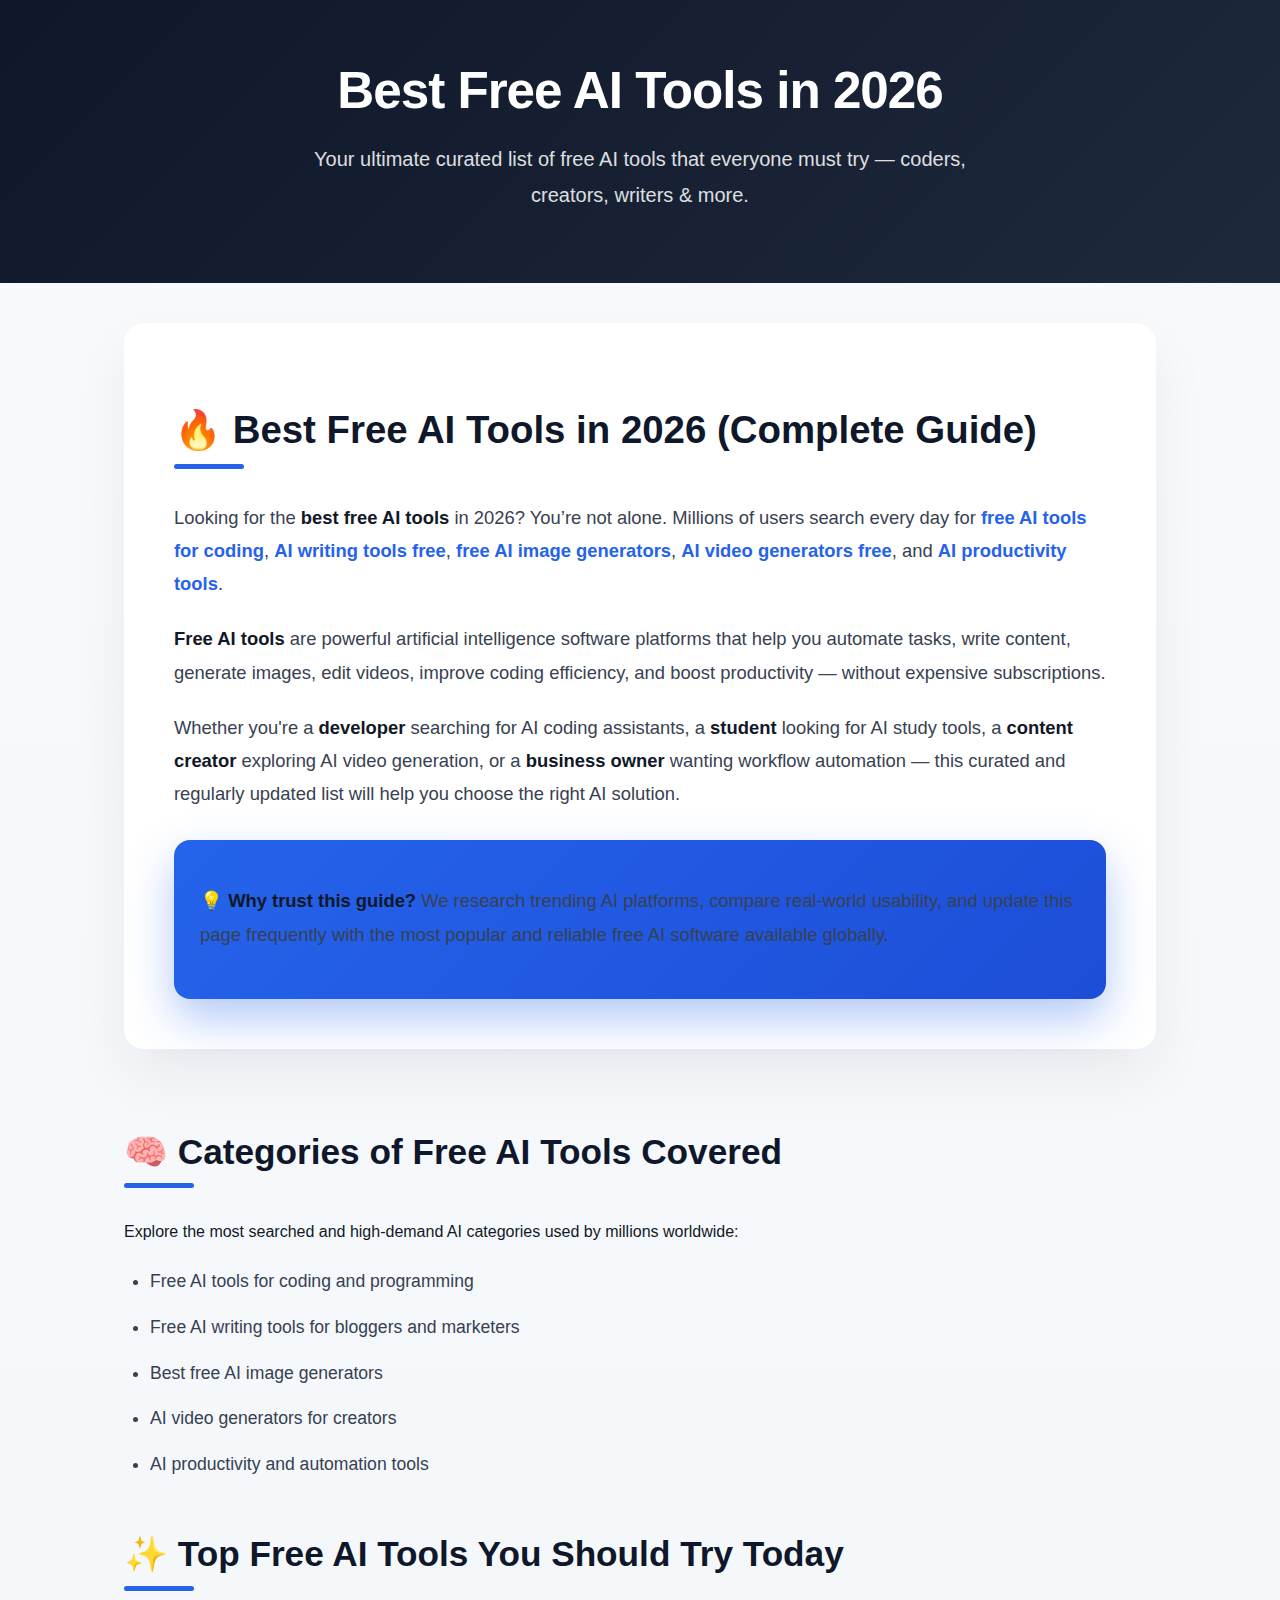
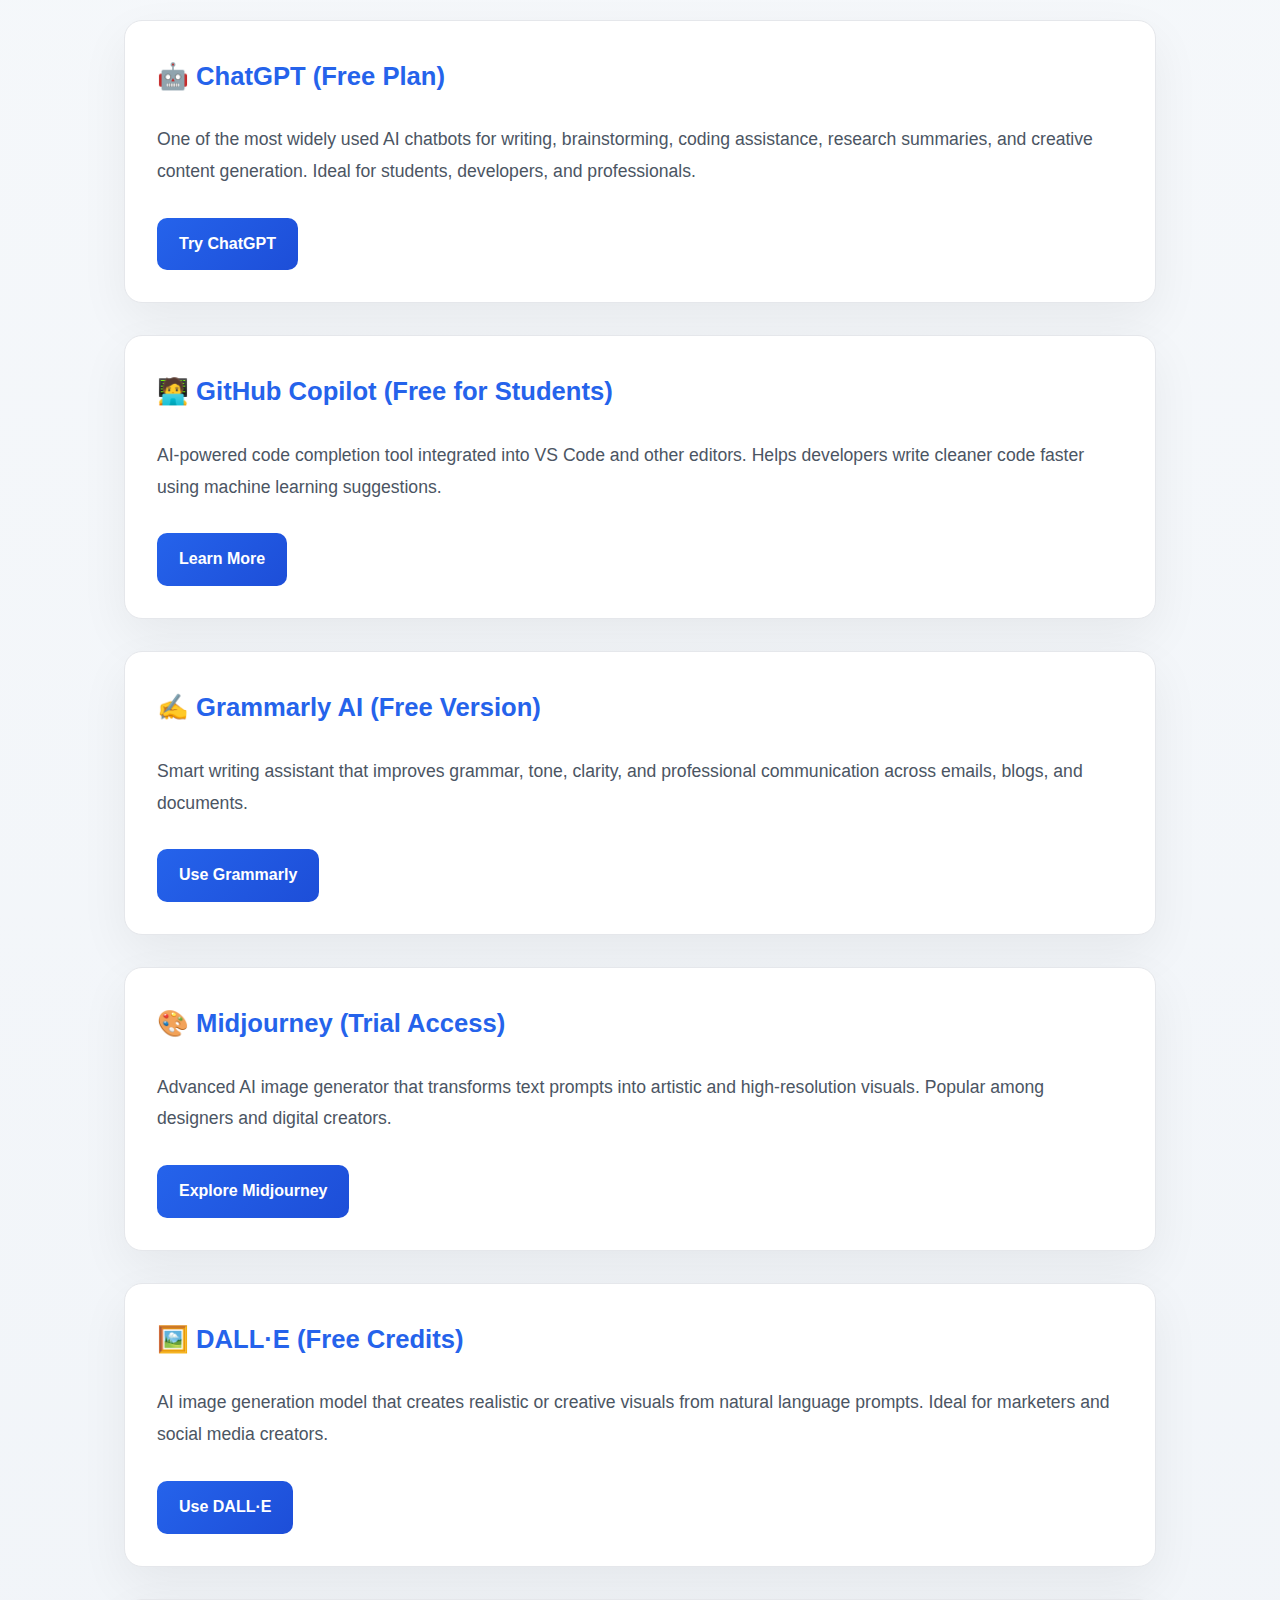
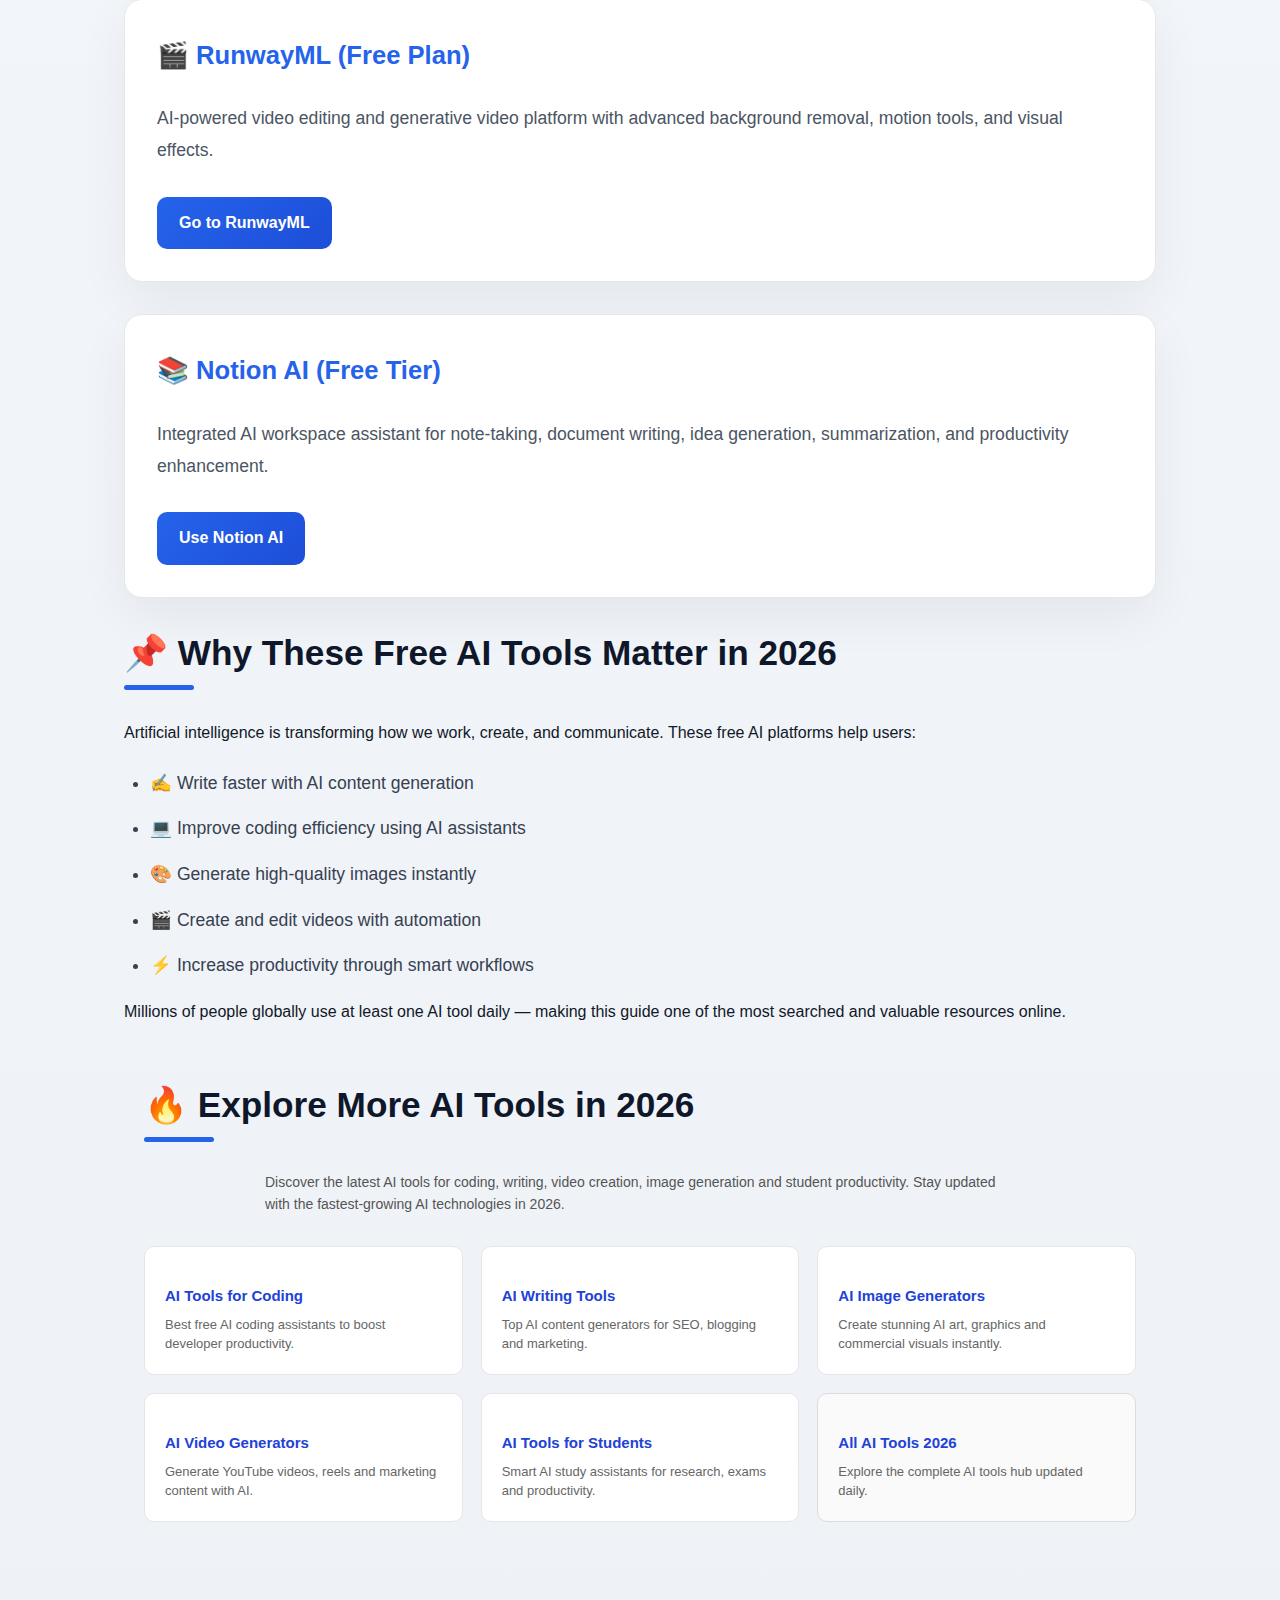
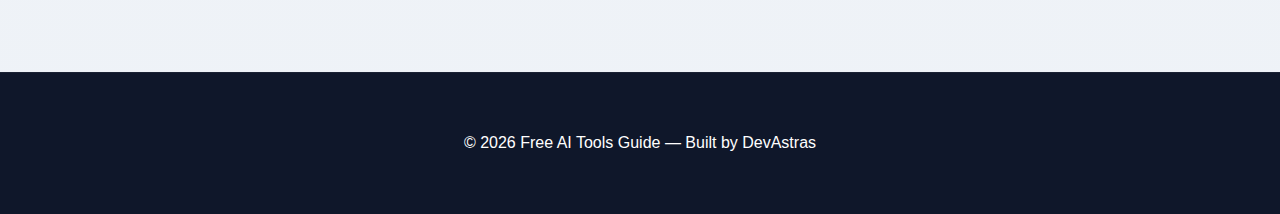
<file: index.html>
<!DOCTYPE html>
<html lang="en">

<head>
<meta charset="UTF-8">
<meta http-equiv="X-UA-Compatible" content="IE=edge">
<meta name="viewport" content="width=device-width, initial-scale=1.0">

<!-- HIGH CTR MASTER TITLE -->
<title>Best Free AI Tools in 2026 (Top 50 AI Tools List Updated Daily) | AI News</title>

<!-- MASTER META DESCRIPTION -->
<meta name="description" content="Looking for the best free AI tools in 2026? Explore the ultimate AI tools list including coding, writing, image generation, video creation, productivity and student tools. Updated daily with trending AI apps.">

<!-- EXPANDED GLOBAL KEYWORDS -->
<meta name="keywords" content="best AI tools 2026, free AI tools list, top AI tools today, trending AI apps, AI tools for coding, AI writing tools, AI image generators, AI video generators, AI tools for students, generative AI tools 2026, future AI tools 2027">

<meta name="author" content="AI News">
<meta name="robots" content="index, follow, max-image-preview:large, max-snippet:-1, max-video-preview:-1">
<meta name="googlebot" content="index, follow">

<!-- CANONICAL -->
<link rel="canonical" href="https://ainews.devastras.com/index.html">

<!-- FAVICON -->
<link rel="icon" type="image/png" href="/favicon.png">

<!-- CSS -->
<link rel="stylesheet" href="../styles/style.css">

<!-- OPEN GRAPH -->
<meta property="og:type" content="website">
<meta property="og:title" content="Best Free AI Tools in 2026 – Ultimate AI Tools Hub">
<meta property="og:description" content="Discover the most powerful AI tools for coding, writing, video, images and productivity in 2026.">
<meta property="og:url" content="https://ainews.devastras.com/index.html">
<meta property="og:site_name" content="AI News">
<meta property="og:locale" content="en_US">

<!-- TWITTER SEO -->
<meta name="twitter:card" content="summary_large_image">
<meta name="twitter:title" content="Best AI Tools 2026 (Top Free Tools Ranked)">
<meta name="twitter:description" content="Ultimate AI tools list updated daily. Explore coding, writing, image and video AI tools.">

<!-- PERFORMANCE OPTIMIZATION -->
<link rel="preconnect" href="https://fonts.googleapis.com">
<link rel="preconnect" href="https://fonts.gstatic.com" crossorigin>

<!-- =========================
     STRUCTURED DATA
========================== -->

<!-- ORGANIZATION SCHEMA -->
<script type="application/ld+json">
{
 "@context": "https://schema.org",
 "@type": "Organization",
 "name": "AI News",
 "url": "https://ainews.devastras.com",
 "logo": "https://ainews.devastras.com/logo.png"
}
</script>

<!-- WEBSITE SCHEMA -->
<script type="application/ld+json">
{
 "@context": "https://schema.org",
 "@type": "WebSite",
 "name": "AI News",
 "url": "https://ainews.devastras.com",
 "potentialAction": {
   "@type": "SearchAction",
   "target": "https://ainews.devastras.com/?search={search_term_string}",
   "query-input": "required name=search_term_string"
 }
}
</script>

<!-- ARTICLE / HUB SCHEMA -->
<script type="application/ld+json">
{
 "@context": "https://schema.org",
 "@type": "CollectionPage",
 "headline": "Best Free AI Tools in 2026",
 "description": "Complete curated list of the best AI tools including coding, writing, image generation, video and productivity tools.",
 "author": {
   "@type": "Organization",
   "name": "AI News"
 },
 "datePublished": "2026-01-01",
 "dateModified": "2026-02-27"
}
</script>

<!-- FAQ SCHEMA (BROAD TRAFFIC CAPTURE) -->
<script type="application/ld+json">
{
 "@context": "https://schema.org",
 "@type": "FAQPage",
 "mainEntity": [{
   "@type": "Question",
   "name": "What are the best AI tools in 2026?",
   "acceptedAnswer": {
     "@type": "Answer",
     "text": "The best AI tools in 2026 include ChatGPT, Copilot, Midjourney, Runway, Gemini and many other generative AI platforms for coding, writing and content creation."
   }
 },{
   "@type": "Question",
   "name": "Are there free AI tools available?",
   "acceptedAnswer": {
     "@type": "Answer",
     "text": "Yes. Many AI tools offer free plans including AI writing tools, AI coding assistants and AI image generators."
   }
 },{
   "@type": "Question",
   "name": "Which AI tools are trending right now?",
   "acceptedAnswer": {
     "@type": "Answer",
     "text": "Trending AI tools in 2026 include ChatGPT, Midjourney, Runway, Claude AI, Gemini and other generative AI applications."
   }
 }]
}
</script>

</head>

<body>

  <!-- HEADER -->
  <header class="main-header">
    <div class="container">
      <h1>Best Free AI Tools in 2026</h1>
      <p>Your ultimate curated list of free AI tools that everyone must try — coders, creators, writers & more.</p>
    </div>
  </header>

  <!-- MAIN CONTENT -->
  <main class="container">

<!-- ================= INTRO SECTION ================= -->
<section class="section-intro">
  <h2>🔥 Best Free AI Tools in 2026 (Complete Guide)</h2>

  <p>
    Looking for the <strong>best free AI tools</strong> in 2026? You’re not alone.
    Millions of users search every day for <em>free AI tools for coding</em>,
    <em>AI writing tools free</em>, <em>free AI image generators</em>,
    <em>AI video generators free</em>, and <em>AI productivity tools</em>.
  </p>

  <p>
    <strong>Free AI tools</strong> are powerful artificial intelligence software platforms
    that help you automate tasks, write content, generate images, edit videos,
    improve coding efficiency, and boost productivity — without expensive subscriptions.
  </p>

  <p>
    Whether you're a <strong>developer</strong> searching for AI coding assistants,
    a <strong>student</strong> looking for AI study tools,
    a <strong>content creator</strong> exploring AI video generation,
    or a <strong>business owner</strong> wanting workflow automation —
    this curated and regularly updated list will help you choose the right AI solution.
  </p>

  <div class="highlight-box">
    <p>
      💡 <strong>Why trust this guide?</strong>  
      We research trending AI platforms, compare real-world usability,
      and update this page frequently with the most popular and reliable free AI software available globally.
    </p>
  </div>
</section>

<!-- ================= CATEGORY SECTION ================= -->
<section class="section-group">
  <h2>🧠 Categories of Free AI Tools Covered</h2>

  <p class="section-description">
    Explore the most searched and high-demand AI categories used by millions worldwide:
  </p>

  <ul class="category-list">
    <li>Free AI tools for coding and programming</li>
    <li>Free AI writing tools for bloggers and marketers</li>
    <li>Best free AI image generators</li>
    <li>AI video generators for creators</li>
    <li>AI productivity and automation tools</li>
  </ul>
</section>

<!-- ================= TOOL LIST SECTION ================= -->
<section class="tool-list">
  <h2>✨ Top Free AI Tools You Should Try Today</h2>

  <!-- Tool Item -->
  <div class="tool-item">
    <h3>🤖 ChatGPT (Free Plan)</h3>
    <p>
      One of the most widely used AI chatbots for writing, brainstorming,
      coding assistance, research summaries, and creative content generation.
      Ideal for students, developers, and professionals.
    </p>
    <a href="https://chat.openai.com" target="_blank" rel="noopener">Try ChatGPT</a>
  </div>

  <div class="tool-item">
    <h3>🧑‍💻 GitHub Copilot (Free for Students)</h3>
    <p>
      AI-powered code completion tool integrated into VS Code and other editors.
      Helps developers write cleaner code faster using machine learning suggestions.
    </p>
    <a href="https://github.com/features/copilot" target="_blank" rel="noopener">Learn More</a>
  </div>

  <div class="tool-item">
    <h3>✍️ Grammarly AI (Free Version)</h3>
    <p>
      Smart writing assistant that improves grammar, tone, clarity,
      and professional communication across emails, blogs, and documents.
    </p>
    <a href="https://www.grammarly.com" target="_blank" rel="noopener">Use Grammarly</a>
  </div>

  <div class="tool-item">
    <h3>🎨 Midjourney (Trial Access)</h3>
    <p>
      Advanced AI image generator that transforms text prompts into artistic
      and high-resolution visuals. Popular among designers and digital creators.
    </p>
    <a href="https://www.midjourney.com" target="_blank" rel="noopener">Explore Midjourney</a>
  </div>

  <div class="tool-item">
    <h3>🖼️ DALL·E (Free Credits)</h3>
    <p>
      AI image generation model that creates realistic or creative visuals
      from natural language prompts. Ideal for marketers and social media creators.
    </p>
    <a href="https://openai.com/dall-e" target="_blank" rel="noopener">Use DALL·E</a>
  </div>

  <div class="tool-item">
    <h3>🎬 RunwayML (Free Plan)</h3>
    <p>
      AI-powered video editing and generative video platform
      with advanced background removal, motion tools, and visual effects.
    </p>
    <a href="https://runwayml.com" target="_blank" rel="noopener">Go to RunwayML</a>
  </div>

  <div class="tool-item">
    <h3>📚 Notion AI (Free Tier)</h3>
    <p>
      Integrated AI workspace assistant for note-taking, document writing,
      idea generation, summarization, and productivity enhancement.
    </p>
    <a href="https://www.notion.so/product/ai" target="_blank" rel="noopener">Use Notion AI</a>
  </div>
</section>

<!-- ================= BENEFITS SECTION ================= -->
<section class="section-info">
  <h2>📌 Why These Free AI Tools Matter in 2026</h2>

  <p>
    Artificial intelligence is transforming how we work, create, and communicate.
    These free AI platforms help users:
  </p>

  <ul class="benefit-list">
    <li>✍️ Write faster with AI content generation</li>
    <li>💻 Improve coding efficiency using AI assistants</li>
    <li>🎨 Generate high-quality images instantly</li>
    <li>🎬 Create and edit videos with automation</li>
    <li>⚡ Increase productivity through smart workflows</li>
  </ul>

  <p>
    Millions of people globally use at least one AI tool daily —
    making this guide one of the most searched and valuable resources online.
  </p>
</section>

<section class="quick-links">
  <div class="quick-links-container">
    <h2>🔥 Explore More AI Tools in 2026</h2>
    <p class="quick-desc">
      Discover the latest AI tools for coding, writing, video creation, image generation and student productivity.
      Stay updated with the fastest-growing AI technologies in 2026.
    </p>

    <div class="quick-grid">
      <a href="free-ai-tools-for-coding.html" class="quick-card">
        <h3>AI Tools for Coding</h3>
        <p>Best free AI coding assistants to boost developer productivity.</p>
      </a>

      <a href="free-ai-writing-tools.html" class="quick-card">
        <h3>AI Writing Tools</h3>
        <p>Top AI content generators for SEO, blogging and marketing.</p>
      </a>

      <a href="best-ai-image-generators.html" class="quick-card">
        <h3>AI Image Generators</h3>
        <p>Create stunning AI art, graphics and commercial visuals instantly.</p>
      </a>

      <a href="ai-video-generators-free.html" class="quick-card">
        <h3>AI Video Generators</h3>
        <p>Generate YouTube videos, reels and marketing content with AI.</p>
      </a>

      <a href="ai-tools-for-students.html" class="quick-card">
        <h3>AI Tools for Students</h3>
        <p>Smart AI study assistants for research, exams and productivity.</p>
      </a>

      <a href="index.html" class="quick-card highlight">
        <h3>All AI Tools 2026</h3>
        <p>Explore the complete AI tools hub updated daily.</p>
      </a>
    </div>
  </div>
</section>
  </main>

  <!-- FOOTER -->
  <footer class="footer">
    <div class="container">
      <p>© 2026 Free AI Tools Guide — Built by DevAstras</p>
    </div>
  </footer>

</body>

</html>
</file>
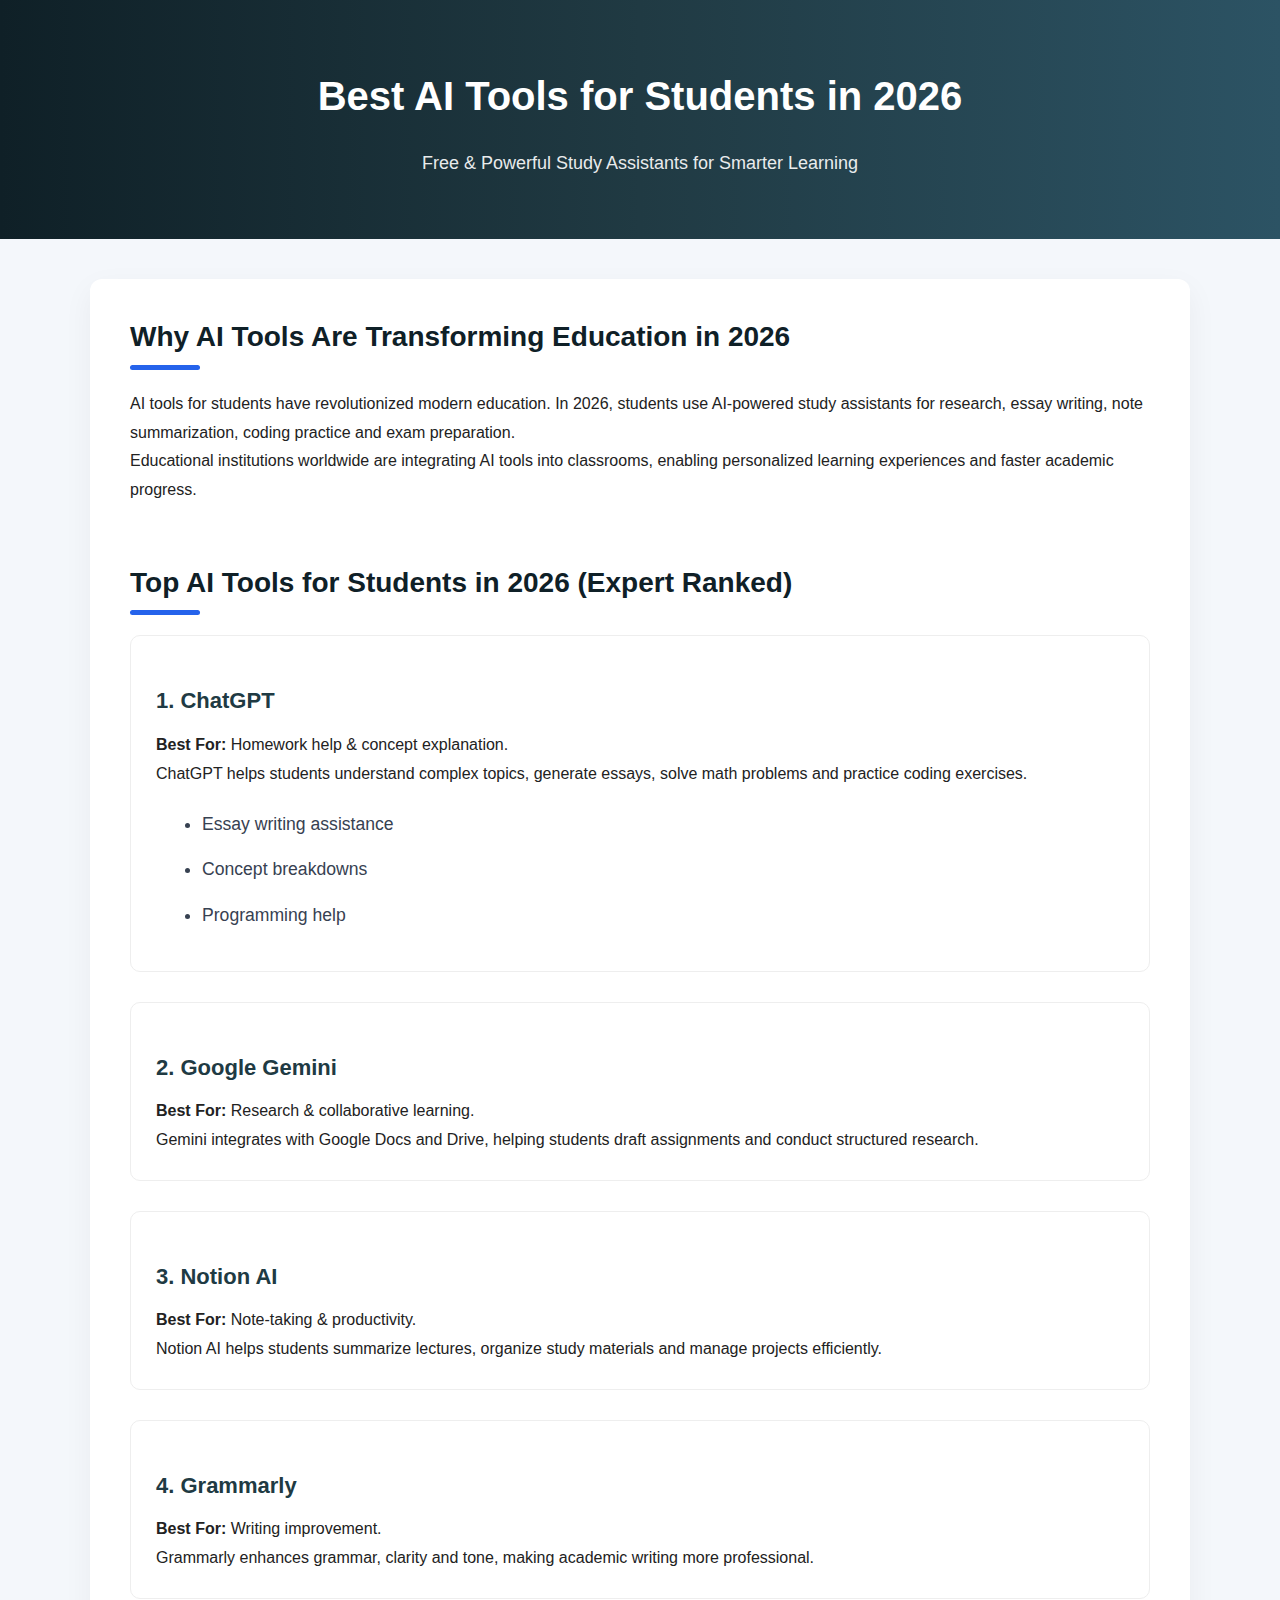
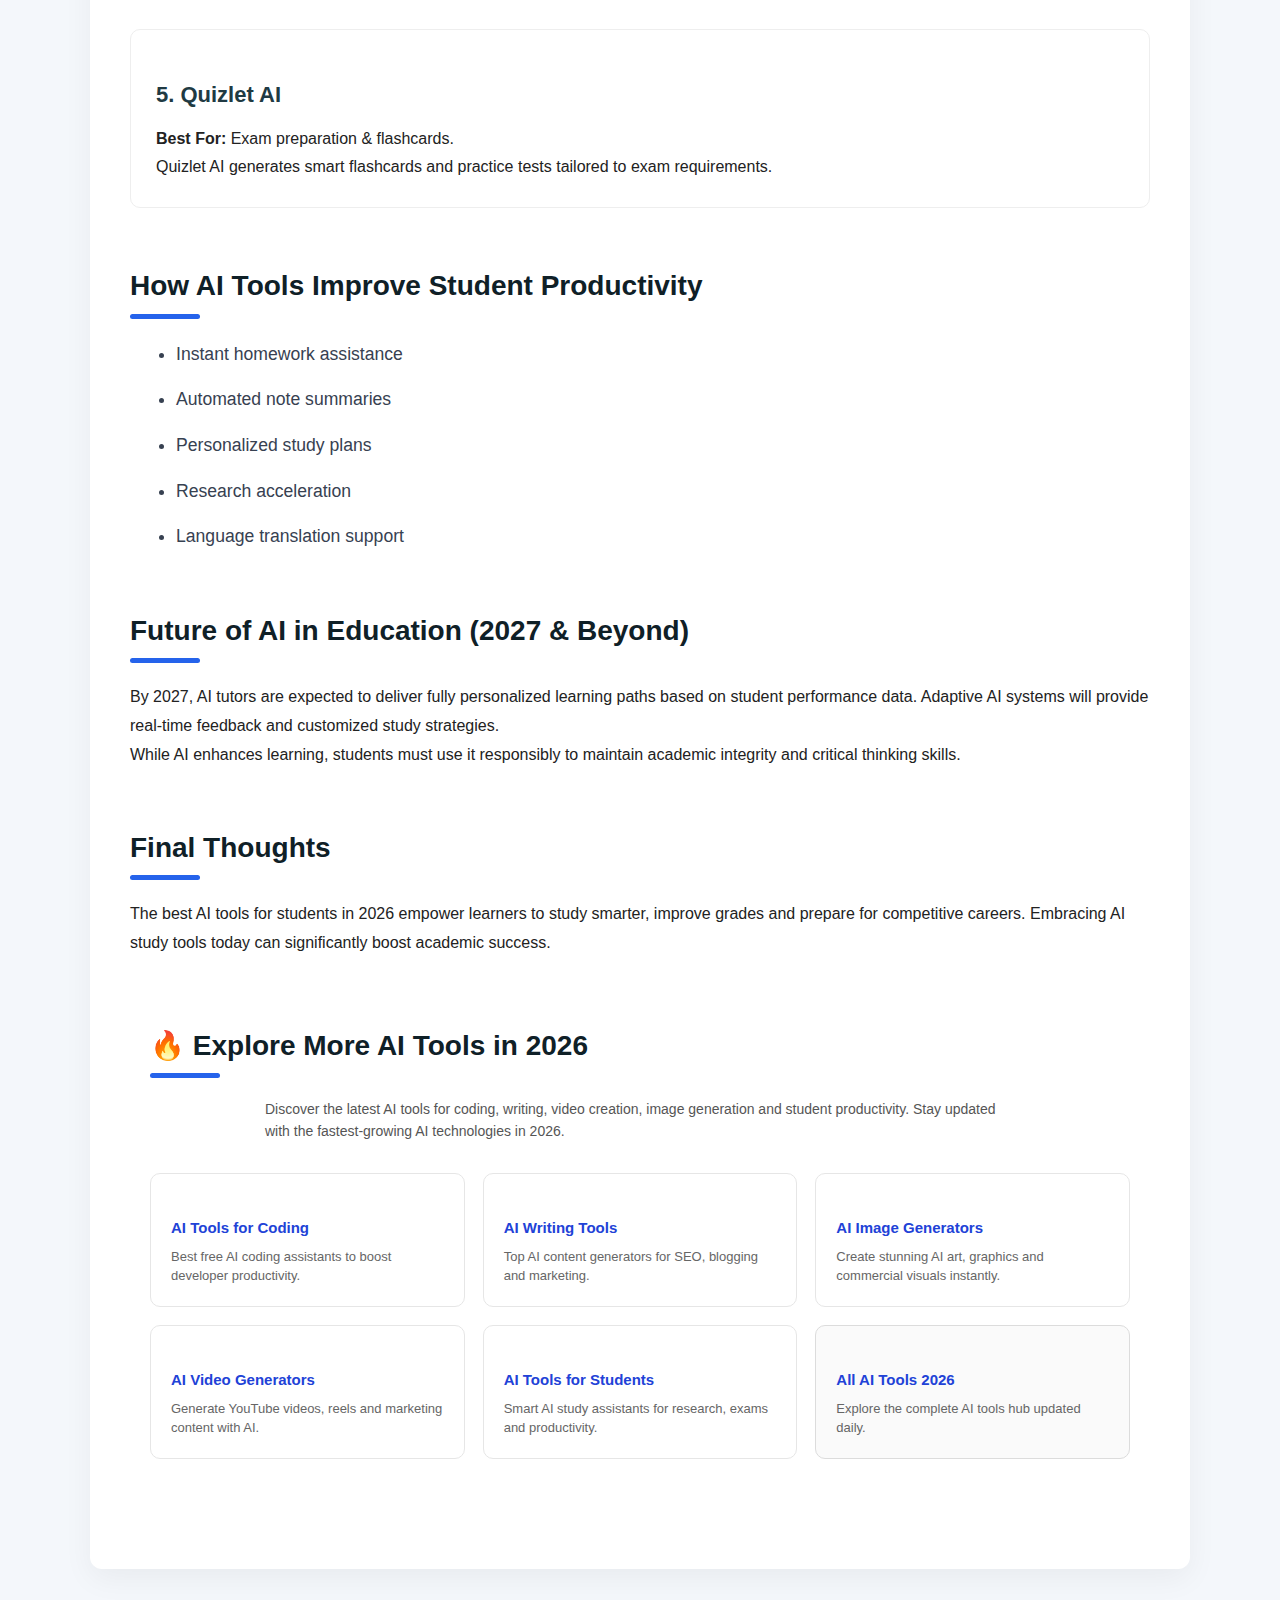
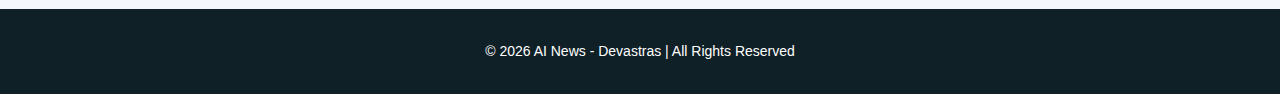
<file: ai-tools-for-students.html>
<!DOCTYPE html>
<html lang="en">
<head>
<meta charset="UTF-8">
<meta http-equiv="X-UA-Compatible" content="IE=edge">
<meta name="viewport" content="width=device-width, initial-scale=1.0">

<!-- HIGH CTR SEO TITLE -->
<title>Best AI Tools for Students in 2026 (Top Free Study & Homework Tools) | AI News</title>

<!-- PRIMARY META DESCRIPTION -->
<meta name="description" content="Looking for the best AI tools for students in 2026? Discover free AI study tools, homework helpers, research assistants and exam preparation tools including ChatGPT, Gemini, Notion AI and more.">

<!-- EXPANDED KEYWORD COVERAGE -->
<meta name="keywords" content="best AI tools for students 2026, AI homework help free, AI study tools online, AI for exam preparation, AI research assistant for students, AI tools for college students, AI learning tools 2026, student productivity AI apps, AI tutoring tools, future AI tools 2027">

<meta name="author" content="AI News">
<meta name="robots" content="index, follow, max-image-preview:large, max-snippet:-1, max-video-preview:-1">
<meta name="googlebot" content="index, follow">

<!-- CANONICAL -->
<link rel="canonical" href="https://ainews.devastras.com/ai-tools-for-students.html">

<!-- FAVICON -->
<link rel="icon" type="image/png" href="/favicon.png">

<!-- CSS -->
<link rel="stylesheet" href="/styles/style.css">

<!-- OPEN GRAPH -->
<meta property="og:type" content="article">
<meta property="og:title" content="Best AI Tools for Students in 2026 – Free Study & Homework Assistants">
<meta property="og:description" content="Explore the top AI tools helping students with homework, research and exam preparation in 2026.">
<meta property="og:url" content="https://ainews.devastras.com/ai-tools-for-students.html">
<meta property="og:site_name" content="AI News">
<meta property="og:locale" content="en_US">

<!-- TWITTER SEO -->
<meta name="twitter:card" content="summary_large_image">
<meta name="twitter:title" content="Best AI Study Tools 2026 (Ranked)">
<meta name="twitter:description" content="Top free AI homework and exam preparation tools for students in 2026.">

<!-- PERFORMANCE OPTIMIZATION -->
<link rel="preconnect" href="https://fonts.googleapis.com">
<link rel="preconnect" href="https://fonts.gstatic.com" crossorigin>

<!-- =========================
     STRUCTURED DATA
========================== -->

<!-- ORGANIZATION SCHEMA -->
<script type="application/ld+json">
{
 "@context": "https://schema.org",
 "@type": "Organization",
 "name": "AI News",
 "url": "https://ainews.devastras.com",
 "logo": "https://ainews.devastras.com/logo.png"
}
</script>

<!-- BREADCRUMB SCHEMA -->
<script type="application/ld+json">
{
 "@context": "https://schema.org",
 "@type": "BreadcrumbList",
 "itemListElement": [{
   "@type": "ListItem",
   "position": 1,
   "name": "Home",
   "item": "https://ainews.devastras.com/index.html"
 },{
   "@type": "ListItem",
   "position": 2,
   "name": "AI Tools for Students",
   "item": "https://ainews.devastras.com/ai-tools-for-students.html"
 }]
}
</script>

<!-- ARTICLE SCHEMA -->
<script type="application/ld+json">
{
 "@context": "https://schema.org",
 "@type": "Article",
 "headline": "Best AI Tools for Students in 2026",
 "description": "Complete guide to AI tools helping students with homework, research and exam preparation.",
 "author": {
   "@type": "Organization",
   "name": "AI News"
 },
 "publisher": {
   "@type": "Organization",
   "name": "AI News"
 },
 "mainEntityOfPage": {
   "@type": "WebPage",
   "@id": "https://ainews.devastras.com/ai-tools-for-students.html"
 },
 "datePublished": "2026-01-01",
 "dateModified": "2026-02-27"
}
</script>

<!-- FAQ SCHEMA (FEATURED SNIPPET TARGETING) -->
<script type="application/ld+json">
{
 "@context": "https://schema.org",
 "@type": "FAQPage",
 "mainEntity": [{
   "@type": "Question",
   "name": "What is the best AI tool for students in 2026?",
   "acceptedAnswer": {
     "@type": "Answer",
     "text": "ChatGPT, Gemini and Notion AI are among the best AI tools for students in 2026 for homework help and research assistance."
   }
 },{
   "@type": "Question",
   "name": "Can AI tools help with exam preparation?",
   "acceptedAnswer": {
     "@type": "Answer",
     "text": "Yes. AI tools can generate practice tests, flashcards and personalized study plans to improve exam performance."
   }
 },{
   "@type": "Question",
   "name": "Are AI homework tools allowed in schools?",
   "acceptedAnswer": {
     "@type": "Answer",
     "text": "Policies vary by institution. Students should follow academic integrity guidelines when using AI tools."
   }
 }]
}
</script>


<style>
:root{
 --primary:#0f2027;
 --secondary:#203a43;
 --accent:#2c5364;
 --bg:#f4f7fb;
 --white:#ffffff;
 --text:#222;
}

*{margin:0;padding:0;box-sizing:border-box;}

body{
 font-family:'Segoe UI',Arial,sans-serif;
 background:var(--bg);
 color:var(--text);
 line-height:1.8;
}

header{
 background:linear-gradient(90deg,var(--primary),var(--secondary),var(--accent));
 color:var(--white);
 padding:60px 20px;
 text-align:center;
}

header h1{font-size:40px;margin-bottom:15px;}
header p{font-size:18px;opacity:0.9;}

main{
 max-width:1100px;
 margin:40px auto;
 background:var(--white);
 padding:40px;
 border-radius:12px;
 box-shadow:0 10px 30px rgba(0,0,0,0.05);
}

section{margin-bottom:60px;}

h2{
 font-size:28px;
 margin-bottom:20px;
 color:var(--primary);
}

h3{
 font-size:22px;
 margin:20px 0 10px;
 color:var(--secondary);
}

.tool-box{
 padding:25px;
 border:1px solid #eee;
 border-radius:10px;
 margin-bottom:30px;
 transition:0.3s ease;
}

.tool-box:hover{
 transform:translateY(-5px);
 box-shadow:0 10px 25px rgba(0,0,0,0.08);
}

ul{margin-left:20px;}

footer{
 background:var(--primary);
 color:var(--white);
 text-align:center;
 padding:30px;
 font-size:14px;
}
</style>

</head>

<body>

<header>
<h1>Best AI Tools for Students in 2026</h1>
<p>Free & Powerful Study Assistants for Smarter Learning</p>
</header>

<main>

<section>
<h2>Why AI Tools Are Transforming Education in 2026</h2>
<p>
AI tools for students have revolutionized modern education. In 2026, students use AI-powered study assistants for research, essay writing, note summarization, coding practice and exam preparation.
</p>
<p>
Educational institutions worldwide are integrating AI tools into classrooms, enabling personalized learning experiences and faster academic progress.
</p>
</section>

<section>
<h2>Top AI Tools for Students in 2026 (Expert Ranked)</h2>

<div class="tool-box">
<h3>1. ChatGPT</h3>
<p><strong>Best For:</strong> Homework help & concept explanation.</p>
<p>
ChatGPT helps students understand complex topics, generate essays, solve math problems and practice coding exercises.
</p>
<ul>
<li>Essay writing assistance</li>
<li>Concept breakdowns</li>
<li>Programming help</li>
</ul>
</div>

<div class="tool-box">
<h3>2. Google Gemini</h3>
<p><strong>Best For:</strong> Research & collaborative learning.</p>
<p>
Gemini integrates with Google Docs and Drive, helping students draft assignments and conduct structured research.
</p>
</div>

<div class="tool-box">
<h3>3. Notion AI</h3>
<p><strong>Best For:</strong> Note-taking & productivity.</p>
<p>
Notion AI helps students summarize lectures, organize study materials and manage projects efficiently.
</p>
</div>

<div class="tool-box">
<h3>4. Grammarly</h3>
<p><strong>Best For:</strong> Writing improvement.</p>
<p>
Grammarly enhances grammar, clarity and tone, making academic writing more professional.
</p>
</div>

<div class="tool-box">
<h3>5. Quizlet AI</h3>
<p><strong>Best For:</strong> Exam preparation & flashcards.</p>
<p>
Quizlet AI generates smart flashcards and practice tests tailored to exam requirements.
</p>
</div>

</section>

<section>
<h2>How AI Tools Improve Student Productivity</h2>
<ul>
<li>Instant homework assistance</li>
<li>Automated note summaries</li>
<li>Personalized study plans</li>
<li>Research acceleration</li>
<li>Language translation support</li>
</ul>
</section>

<section>
<h2>Future of AI in Education (2027 & Beyond)</h2>
<p>
By 2027, AI tutors are expected to deliver fully personalized learning paths based on student performance data. Adaptive AI systems will provide real-time feedback and customized study strategies.
</p>
<p>
While AI enhances learning, students must use it responsibly to maintain academic integrity and critical thinking skills.
</p>
</section>

<section>
<h2>Final Thoughts</h2>
<p>
The best AI tools for students in 2026 empower learners to study smarter, improve grades and prepare for competitive careers. Embracing AI study tools today can significantly boost academic success.
</p>
</section>

<section class="quick-links">
  <div class="quick-links-container">
    <h2>🔥 Explore More AI Tools in 2026</h2>
    <p class="quick-desc">
      Discover the latest AI tools for coding, writing, video creation, image generation and student productivity.
      Stay updated with the fastest-growing AI technologies in 2026.
    </p>

    <div class="quick-grid">
      <a href="free-ai-tools-for-coding.html" class="quick-card">
        <h3>AI Tools for Coding</h3>
        <p>Best free AI coding assistants to boost developer productivity.</p>
      </a>

      <a href="free-ai-writing-tools.html" class="quick-card">
        <h3>AI Writing Tools</h3>
        <p>Top AI content generators for SEO, blogging and marketing.</p>
      </a>

      <a href="best-ai-image-generators.html" class="quick-card">
        <h3>AI Image Generators</h3>
        <p>Create stunning AI art, graphics and commercial visuals instantly.</p>
      </a>

      <a href="ai-video-generators-free.html" class="quick-card">
        <h3>AI Video Generators</h3>
        <p>Generate YouTube videos, reels and marketing content with AI.</p>
      </a>

      <a href="ai-tools-for-students.html" class="quick-card">
        <h3>AI Tools for Students</h3>
        <p>Smart AI study assistants for research, exams and productivity.</p>
      </a>

      <a href="index.html" class="quick-card highlight">
        <h3>All AI Tools 2026</h3>
        <p>Explore the complete AI tools hub updated daily.</p>
      </a>
    </div>
  </div>
</section>

</main>

<footer>
© 2026 AI News - Devastras | All Rights Reserved
</footer>

</body>
</html>
</file>
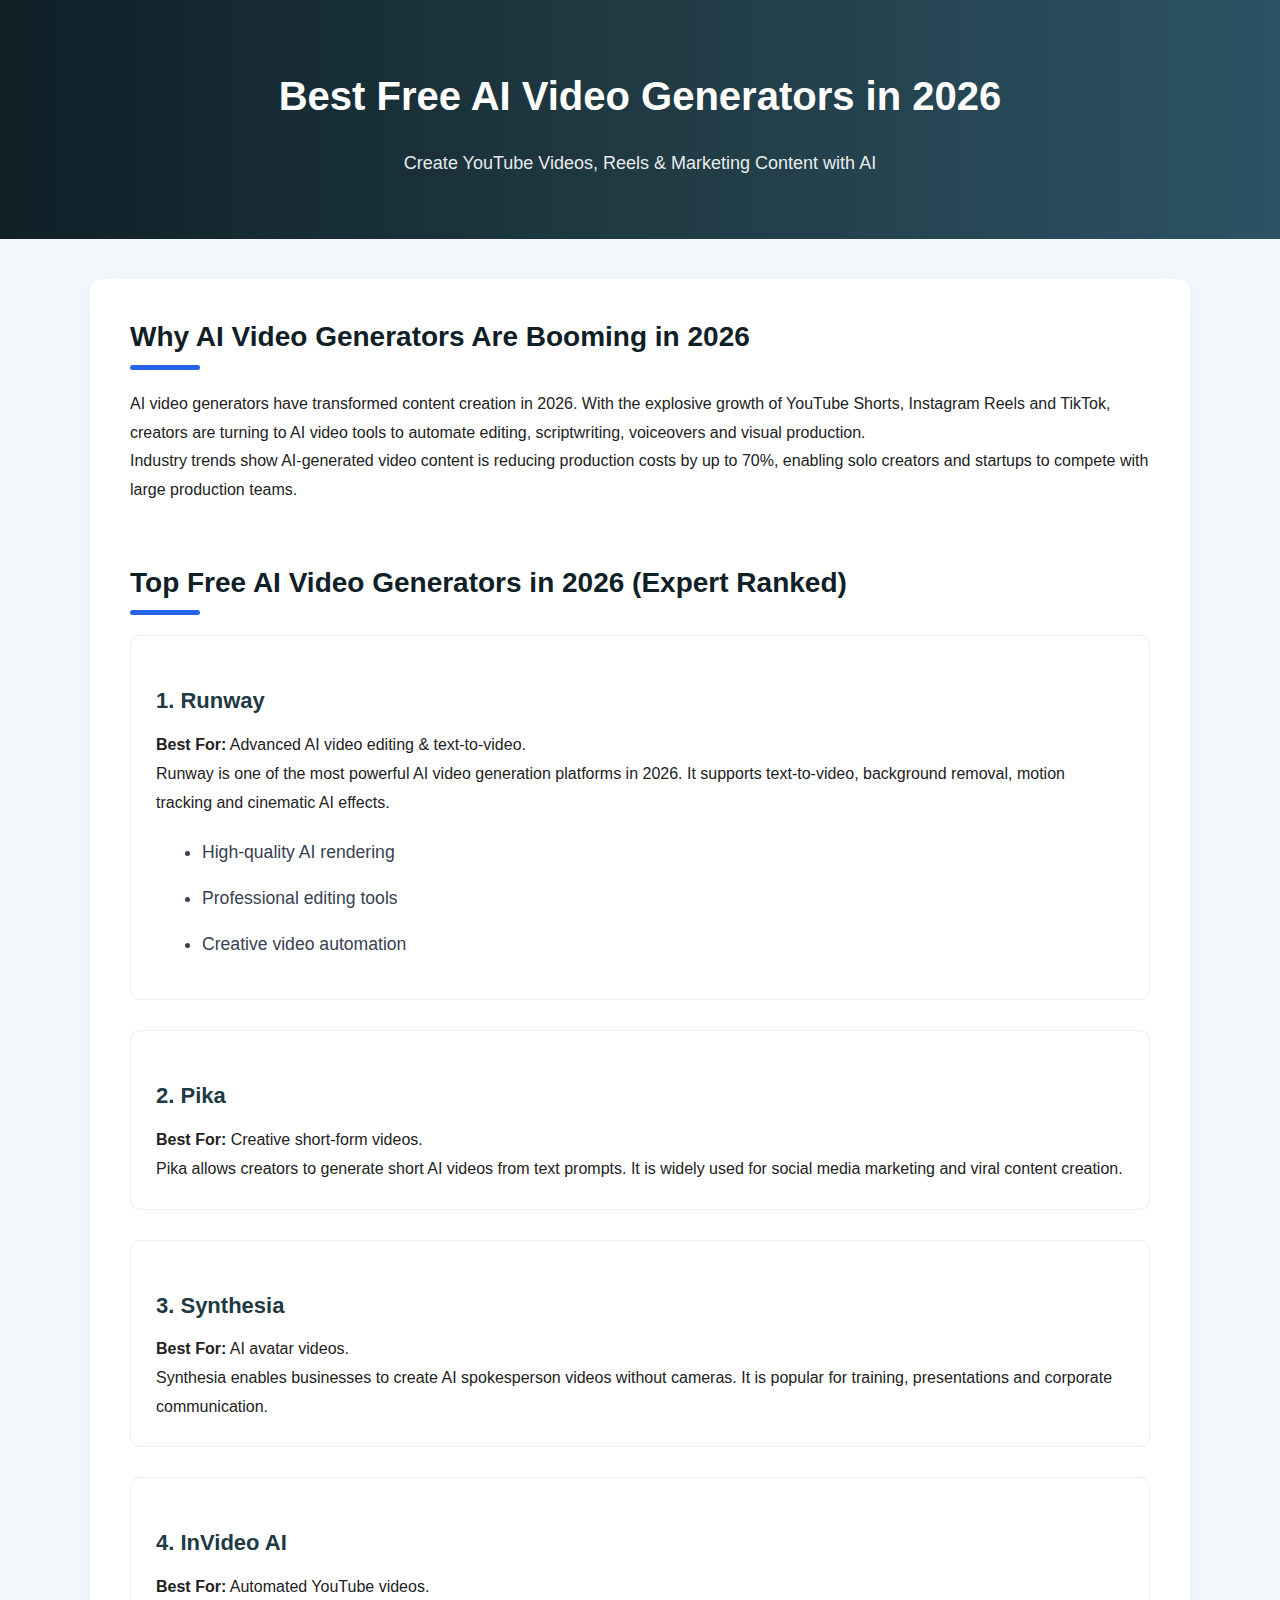
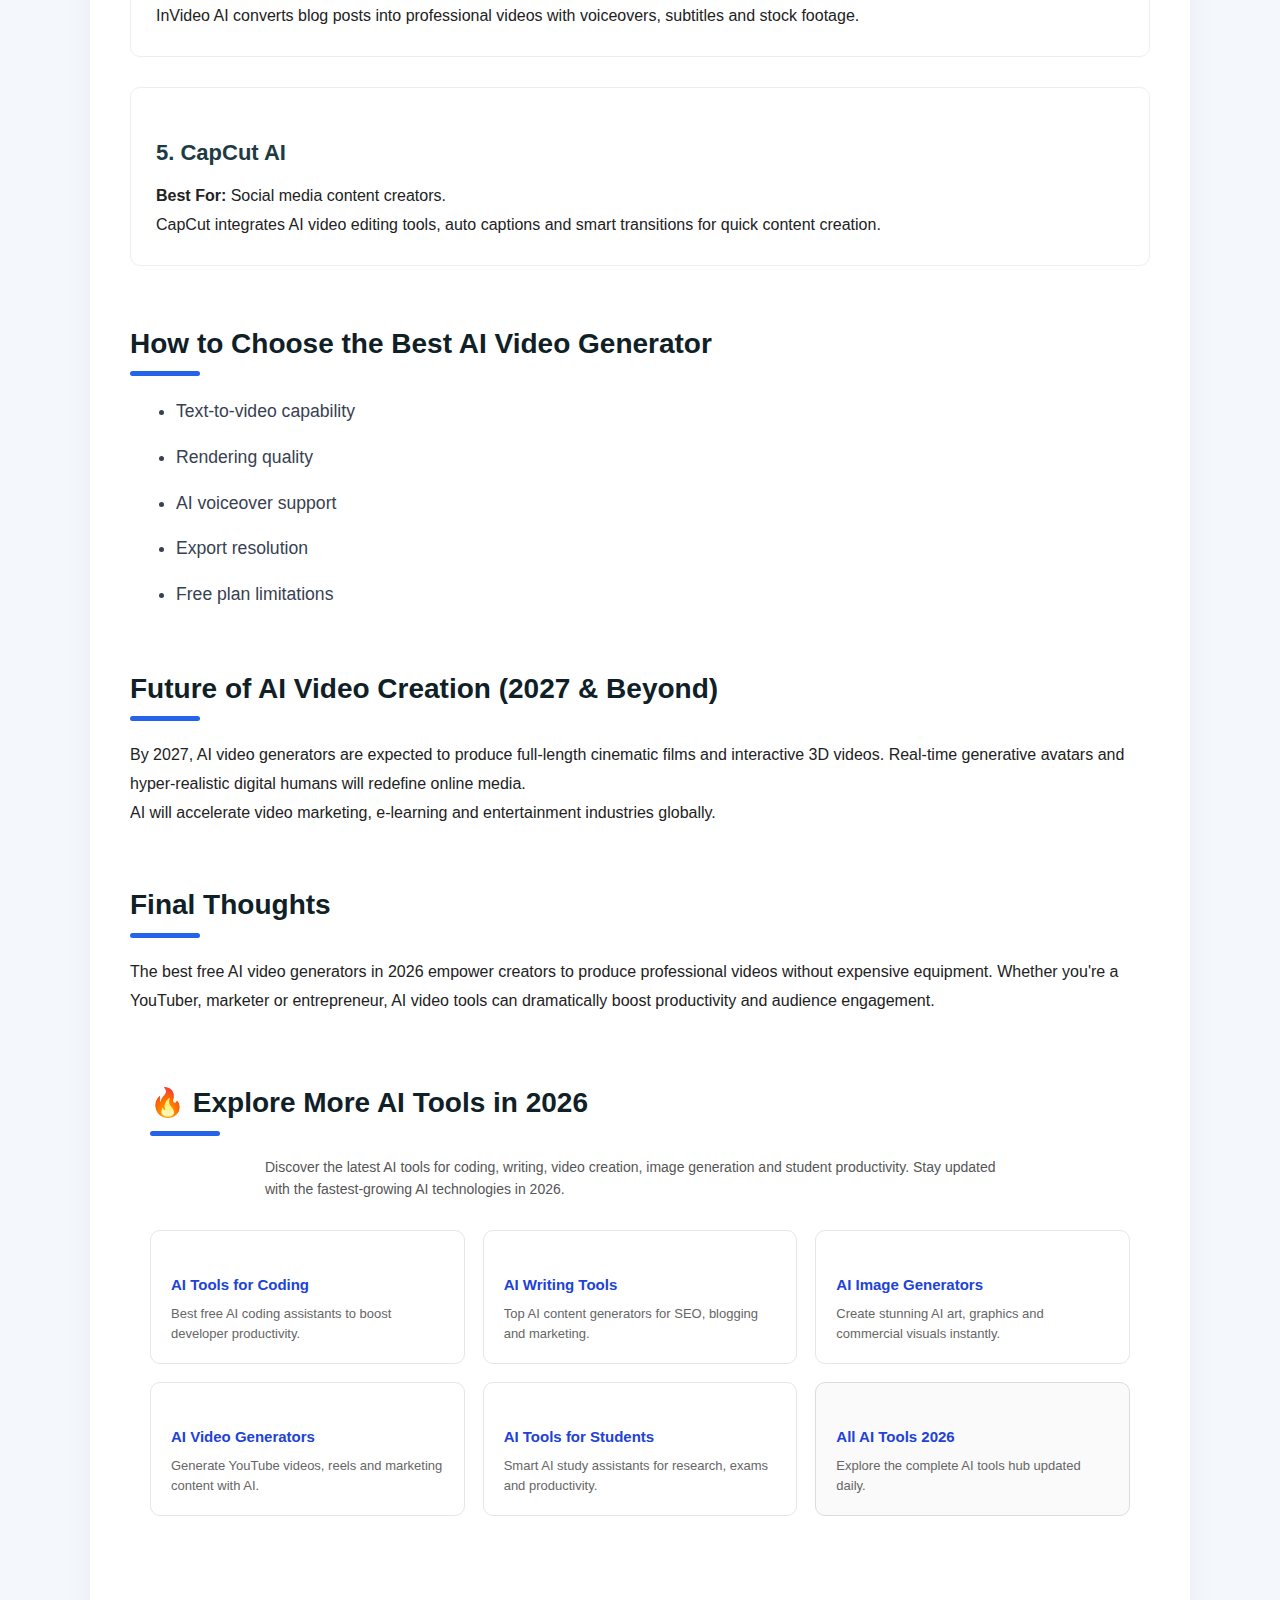
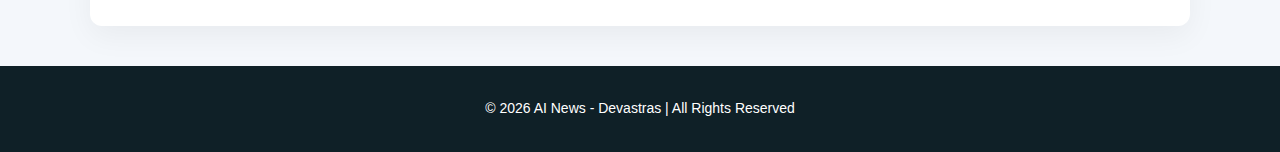
<file: ai-video-generators-free.html>
<!DOCTYPE html>
<html lang="en">
<head>
<meta charset="UTF-8">
<meta http-equiv="X-UA-Compatible" content="IE=edge">
<meta name="viewport" content="width=device-width, initial-scale=1.0">

<!-- HIGH CTR SEO TITLE -->
<title>Best Free AI Video Generators in 2026 (Top Text-to-Video Tools Ranked) | AI News</title>

<!-- PRIMARY META DESCRIPTION -->
<meta name="description" content="Looking for the best free AI video generators in 2026? Compare Runway, Pika, Synthesia, InVideo AI and CapCut AI. Create YouTube videos, reels and marketing content using powerful AI tools.">

<!-- EXPANDED KEYWORD COVERAGE -->
<meta name="keywords" content="best AI video generator 2026, free AI video maker, text to video AI tools, AI YouTube video creator, AI reel generator, Runway AI video, Pika AI video generator, Synthesia alternative free, AI marketing video tools, AI short video generator, future AI tools 2027">

<meta name="author" content="AI News">
<meta name="robots" content="index, follow, max-image-preview:large, max-snippet:-1, max-video-preview:-1">
<meta name="googlebot" content="index, follow">

<!-- CANONICAL -->
<link rel="canonical" href="https://ainews.devastras.com/ai-video-generators-free.html">

<!-- FAVICON -->
<link rel="icon" type="image/png" href="/favicon.png">

<!-- CSS -->
<link rel="stylesheet" href="/styles/style.css">

<!-- OPEN GRAPH -->
<meta property="og:type" content="article">
<meta property="og:title" content="Best Free AI Video Generators in 2026 – Top Text-to-Video Tools">
<meta property="og:description" content="Explore the best AI video generators in 2026. Create YouTube videos, shorts and marketing content instantly.">
<meta property="og:url" content="https://ainews.devastras.com/ai-video-generators-free.html">
<meta property="og:site_name" content="AI News">
<meta property="og:locale" content="en_US">

<!-- TWITTER SEO -->
<meta name="twitter:card" content="summary_large_image">
<meta name="twitter:title" content="Best AI Video Generators 2026 (Ranked)">
<meta name="twitter:description" content="Top AI text-to-video tools for YouTube creators and marketers in 2026.">

<!-- PERFORMANCE OPTIMIZATION -->
<link rel="preconnect" href="https://fonts.googleapis.com">
<link rel="preconnect" href="https://fonts.gstatic.com" crossorigin>

<!-- =========================
     STRUCTURED DATA
========================== -->

<!-- ORGANIZATION SCHEMA -->
<script type="application/ld+json">
{
 "@context": "https://schema.org",
 "@type": "Organization",
 "name": "AI News",
 "url": "https://ainews.devastras.com",
 "logo": "https://ainews.devastras.com/logo.png"
}
</script>

<!-- BREADCRUMB SCHEMA -->
<script type="application/ld+json">
{
 "@context": "https://schema.org",
 "@type": "BreadcrumbList",
 "itemListElement": [{
   "@type": "ListItem",
   "position": 1,
   "name": "Home",
   "item": "https://ainews.devastras.com/index.html"
 },{
   "@type": "ListItem",
   "position": 2,
   "name": "AI Video Generators",
   "item": "https://ainews.devastras.com/ai-video-generators-free.html"
 }]
}
</script>

<!-- ARTICLE SCHEMA -->
<script type="application/ld+json">
{
 "@context": "https://schema.org",
 "@type": "Article",
 "headline": "Best Free AI Video Generators in 2026",
 "description": "Complete comparison of AI video generators including Runway, Pika, Synthesia and InVideo AI.",
 "author": {
   "@type": "Organization",
   "name": "AI News"
 },
 "publisher": {
   "@type": "Organization",
   "name": "AI News"
 },
 "mainEntityOfPage": {
   "@type": "WebPage",
   "@id": "https://ainews.devastras.com/ai-video-generators-free.html"
 },
 "datePublished": "2026-01-01",
 "dateModified": "2026-02-27"
}
</script>

<!-- FAQ SCHEMA (FEATURED SNIPPET TARGETING) -->
<script type="application/ld+json">
{
 "@context": "https://schema.org",
 "@type": "FAQPage",
 "mainEntity": [{
   "@type": "Question",
   "name": "What is the best free AI video generator in 2026?",
   "acceptedAnswer": {
     "@type": "Answer",
     "text": "Runway, Pika and InVideo AI are among the best free AI video generators in 2026 for text-to-video creation."
   }
 },{
   "@type": "Question",
   "name": "Can AI create YouTube Shorts automatically?",
   "acceptedAnswer": {
     "@type": "Answer",
     "text": "Yes. Modern AI video tools can generate YouTube Shorts, Instagram Reels and TikTok videos automatically."
   }
 },{
   "@type": "Question",
   "name": "Are AI-generated videos copyright safe?",
   "acceptedAnswer": {
     "@type": "Answer",
     "text": "Most AI video platforms provide licensed assets, but users should review terms before commercial use."
   }
 }]
}
</script>

<style>
:root{
 --primary:#0f2027;
 --secondary:#203a43;
 --accent:#2c5364;
 --bg:#f4f7fb;
 --white:#ffffff;
 --text:#222;
}

*{margin:0;padding:0;box-sizing:border-box;}

body{
 font-family:'Segoe UI',Arial,sans-serif;
 background:var(--bg);
 color:var(--text);
 line-height:1.8;
}

header{
 background:linear-gradient(90deg,var(--primary),var(--secondary),var(--accent));
 color:var(--white);
 padding:60px 20px;
 text-align:center;
}

header h1{font-size:40px;margin-bottom:15px;}
header p{font-size:18px;opacity:0.9;}

main{
 max-width:1100px;
 margin:40px auto;
 background:var(--white);
 padding:40px;
 border-radius:12px;
 box-shadow:0 10px 30px rgba(0,0,0,0.05);
}

section{margin-bottom:60px;}

h2{
 font-size:28px;
 margin-bottom:20px;
 color:var(--primary);
}

h3{
 font-size:22px;
 margin:20px 0 10px;
 color:var(--secondary);
}

.tool-box{
 padding:25px;
 border:1px solid #eee;
 border-radius:10px;
 margin-bottom:30px;
 transition:0.3s ease;
}

.tool-box:hover{
 transform:translateY(-5px);
 box-shadow:0 10px 25px rgba(0,0,0,0.08);
}

ul{margin-left:20px;}

footer{
 background:var(--primary);
 color:var(--white);
 text-align:center;
 padding:30px;
 font-size:14px;
}
</style>

</head>

<body>

<header>
<h1>Best Free AI Video Generators in 2026</h1>
<p>Create YouTube Videos, Reels & Marketing Content with AI</p>
</header>

<main>

<section>
<h2>Why AI Video Generators Are Booming in 2026</h2>
<p>
AI video generators have transformed content creation in 2026. With the explosive growth of YouTube Shorts, Instagram Reels and TikTok, creators are turning to AI video tools to automate editing, scriptwriting, voiceovers and visual production.
</p>
<p>
Industry trends show AI-generated video content is reducing production costs by up to 70%, enabling solo creators and startups to compete with large production teams.
</p>
</section>

<section>
<h2>Top Free AI Video Generators in 2026 (Expert Ranked)</h2>

<div class="tool-box">
<h3>1. Runway</h3>
<p><strong>Best For:</strong> Advanced AI video editing & text-to-video.</p>
<p>
Runway is one of the most powerful AI video generation platforms in 2026. It supports text-to-video, background removal, motion tracking and cinematic AI effects.
</p>
<ul>
<li>High-quality AI rendering</li>
<li>Professional editing tools</li>
<li>Creative video automation</li>
</ul>
</div>

<div class="tool-box">
<h3>2. Pika</h3>
<p><strong>Best For:</strong> Creative short-form videos.</p>
<p>
Pika allows creators to generate short AI videos from text prompts. It is widely used for social media marketing and viral content creation.
</p>
</div>

<div class="tool-box">
<h3>3. Synthesia</h3>
<p><strong>Best For:</strong> AI avatar videos.</p>
<p>
Synthesia enables businesses to create AI spokesperson videos without cameras. It is popular for training, presentations and corporate communication.
</p>
</div>

<div class="tool-box">
<h3>4. InVideo AI</h3>
<p><strong>Best For:</strong> Automated YouTube videos.</p>
<p>
InVideo AI converts blog posts into professional videos with voiceovers, subtitles and stock footage.
</p>
</div>

<div class="tool-box">
<h3>5. CapCut AI</h3>
<p><strong>Best For:</strong> Social media content creators.</p>
<p>
CapCut integrates AI video editing tools, auto captions and smart transitions for quick content creation.
</p>
</div>

</section>

<section>
<h2>How to Choose the Best AI Video Generator</h2>
<ul>
<li>Text-to-video capability</li>
<li>Rendering quality</li>
<li>AI voiceover support</li>
<li>Export resolution</li>
<li>Free plan limitations</li>
</ul>
</section>

<section>
<h2>Future of AI Video Creation (2027 & Beyond)</h2>
<p>
By 2027, AI video generators are expected to produce full-length cinematic films and interactive 3D videos. Real-time generative avatars and hyper-realistic digital humans will redefine online media.
</p>
<p>
AI will accelerate video marketing, e-learning and entertainment industries globally.
</p>
</section>

<section>
<h2>Final Thoughts</h2>
<p>
The best free AI video generators in 2026 empower creators to produce professional videos without expensive equipment. Whether you're a YouTuber, marketer or entrepreneur, AI video tools can dramatically boost productivity and audience engagement.
</p>
</section>

<section class="quick-links">
  <div class="quick-links-container">
    <h2>🔥 Explore More AI Tools in 2026</h2>
    <p class="quick-desc">
      Discover the latest AI tools for coding, writing, video creation, image generation and student productivity.
      Stay updated with the fastest-growing AI technologies in 2026.
    </p>

    <div class="quick-grid">
      <a href="free-ai-tools-for-coding.html" class="quick-card">
        <h3>AI Tools for Coding</h3>
        <p>Best free AI coding assistants to boost developer productivity.</p>
      </a>

      <a href="free-ai-writing-tools.html" class="quick-card">
        <h3>AI Writing Tools</h3>
        <p>Top AI content generators for SEO, blogging and marketing.</p>
      </a>

      <a href="best-ai-image-generators.html" class="quick-card">
        <h3>AI Image Generators</h3>
        <p>Create stunning AI art, graphics and commercial visuals instantly.</p>
      </a>

      <a href="ai-video-generators-free.html" class="quick-card">
        <h3>AI Video Generators</h3>
        <p>Generate YouTube videos, reels and marketing content with AI.</p>
      </a>

      <a href="ai-tools-for-students.html" class="quick-card">
        <h3>AI Tools for Students</h3>
        <p>Smart AI study assistants for research, exams and productivity.</p>
      </a>

      <a href="index.html" class="quick-card highlight">
        <h3>All AI Tools 2026</h3>
        <p>Explore the complete AI tools hub updated daily.</p>
      </a>
    </div>
  </div>
</section>

</main>

<footer>
© 2026 AI News - Devastras | All Rights Reserved
</footer>

</body>
</html>
</file>
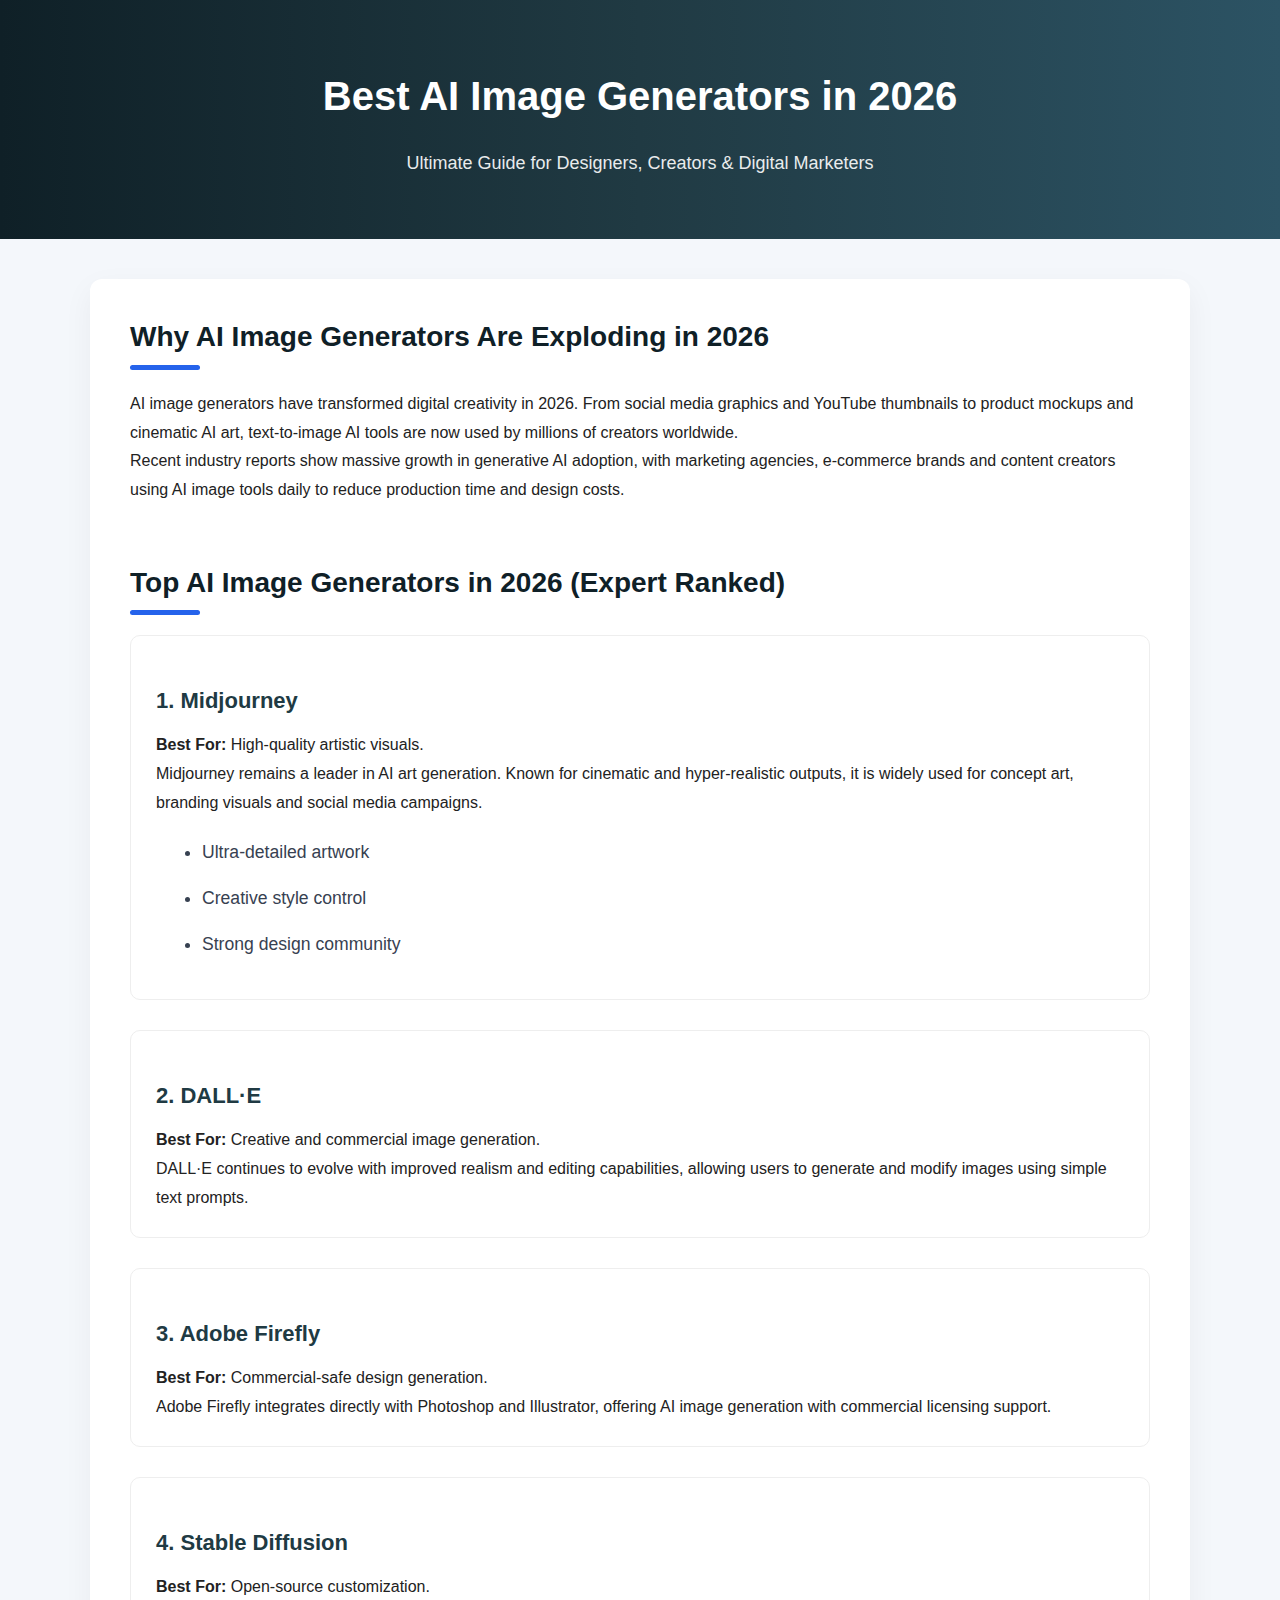
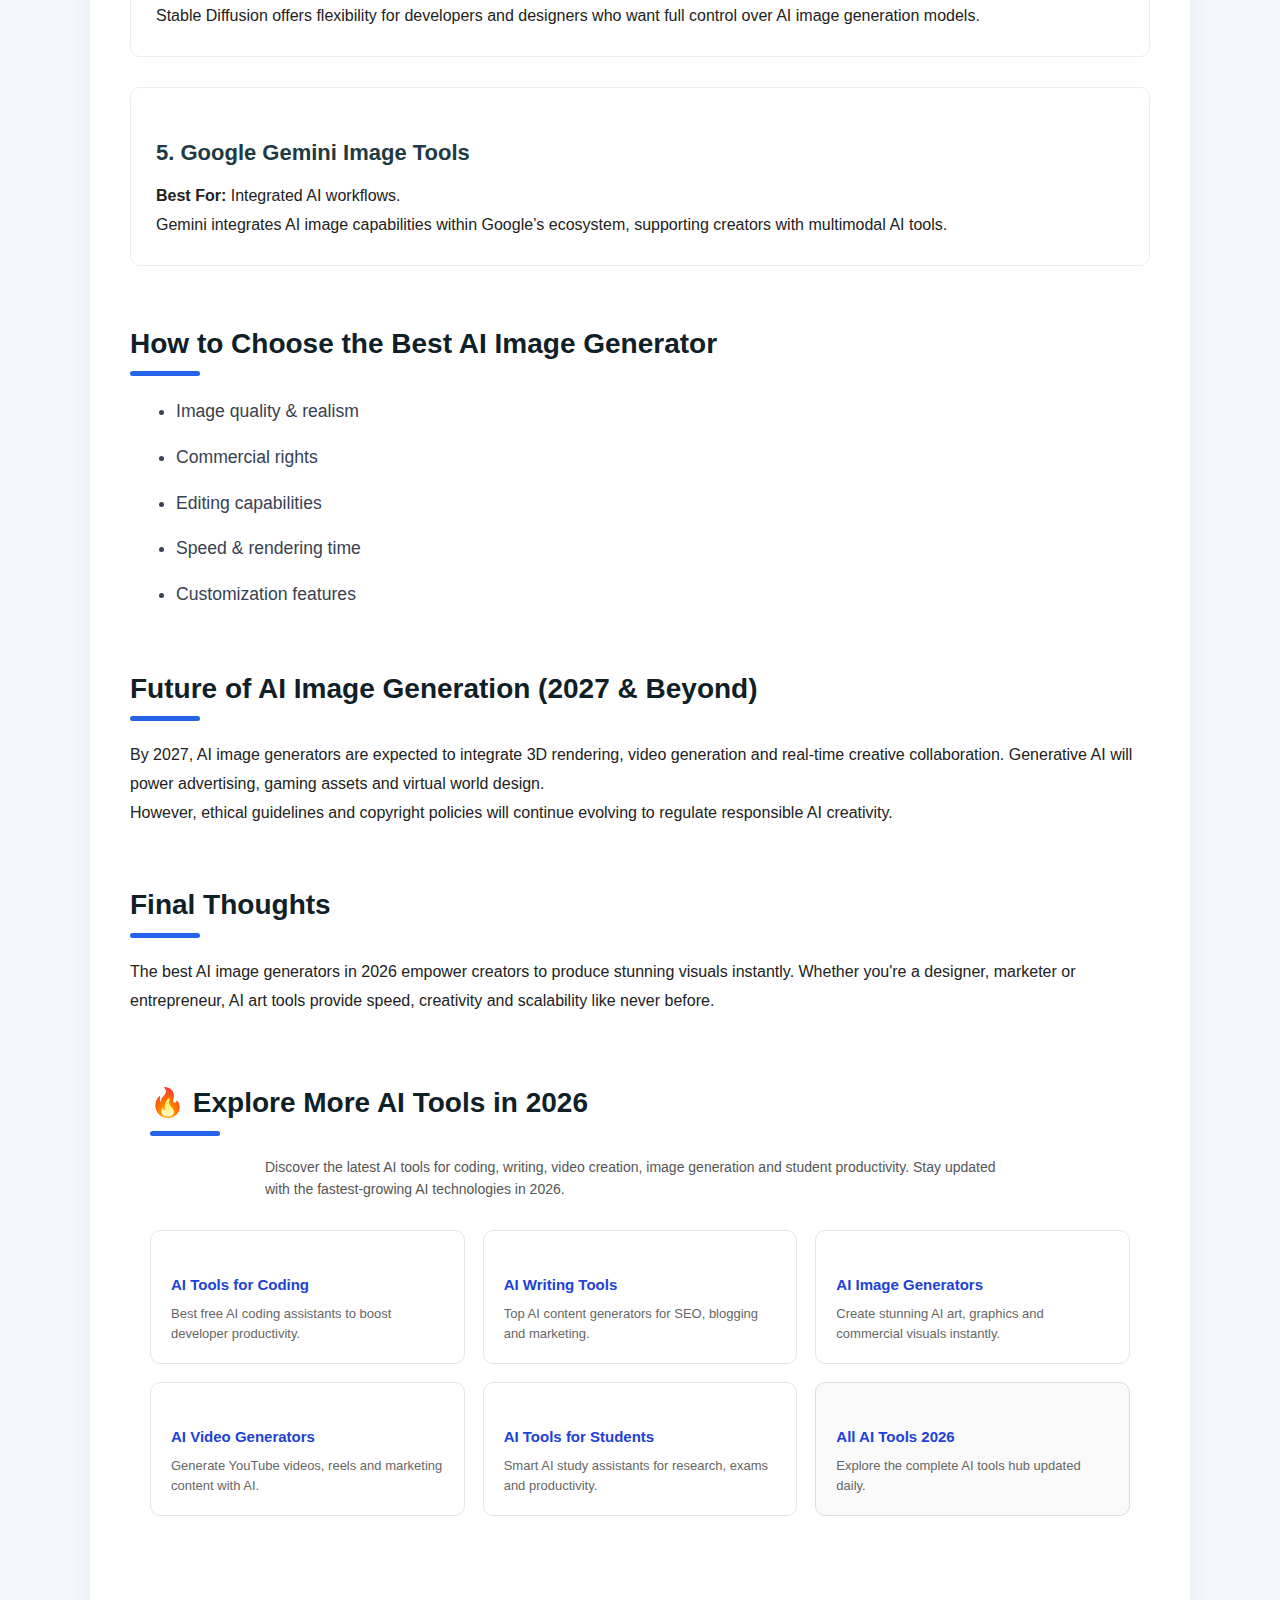
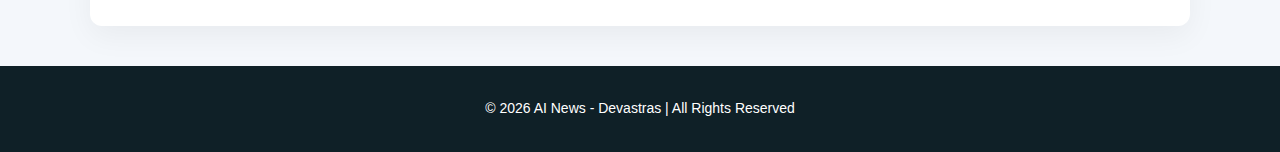
<file: best-ai-image-generators.html>
<!DOCTYPE html>
<html lang="en">
<head>
<meta charset="UTF-8">
<meta http-equiv="X-UA-Compatible" content="IE=edge">
<meta name="viewport" content="width=device-width, initial-scale=1.0">

<!-- HIGH CTR SEO TITLE -->
<title>Best AI Image Generators in 2026 (Top Free AI Art Tools Ranked) | AI News</title>

<!-- PRIMARY META DESCRIPTION -->
<meta name="description" content="Looking for the best AI image generators in 2026? Compare Midjourney, DALL·E, Adobe Firefly, Stable Diffusion and Gemini. Create AI art, logos, thumbnails and commercial visuals instantly.">

<!-- EXPANDED KEYWORD COVERAGE -->
<meta name="keywords" content="best AI image generator 2026, AI art generator free, text to image AI tools, Midjourney alternative free, DALL-E image generator, Stable Diffusion 2026, Adobe Firefly AI, AI image creator online, AI logo generator, AI thumbnail generator, future AI tools 2027">

<meta name="author" content="AI News">
<meta name="robots" content="index, follow, max-image-preview:large, max-snippet:-1, max-video-preview:-1">
<meta name="googlebot" content="index, follow">

<!-- CANONICAL -->
<link rel="canonical" href="https://ainews.devastras.com/best-ai-image-generators.html">

<!-- FAVICON -->
<link rel="icon" type="image/png" href="/favicon.png">

<!-- CSS -->
<link rel="stylesheet" href="/styles/style.css">

<!-- OPEN GRAPH -->
<meta property="og:type" content="article">
<meta property="og:title" content="Best AI Image Generators in 2026 – Top AI Art Tools Ranked">
<meta property="og:description" content="Compare the best AI image generators in 2026 including Midjourney, DALL·E, Stable Diffusion and Adobe Firefly.">
<meta property="og:url" content="https://ainews.devastras.com/best-ai-image-generators.html">
<meta property="og:site_name" content="AI News">
<meta property="og:locale" content="en_US">

<!-- TWITTER SEO -->
<meta name="twitter:card" content="summary_large_image">
<meta name="twitter:title" content="Best AI Image Generators 2026 (Ranked)">
<meta name="twitter:description" content="Top AI art and text-to-image tools in 2026 for creators and designers.">

<!-- PERFORMANCE OPTIMIZATION -->
<link rel="preconnect" href="https://fonts.googleapis.com">
<link rel="preconnect" href="https://fonts.gstatic.com" crossorigin>

<!-- =========================
     STRUCTURED DATA
========================== -->

<!-- ORGANIZATION SCHEMA -->
<script type="application/ld+json">
{
 "@context": "https://schema.org",
 "@type": "Organization",
 "name": "AI News",
 "url": "https://ainews.devastras.com",
 "logo": "https://ainews.devastras.com/logo.png"
}
</script>

<!-- BREADCRUMB SCHEMA -->
<script type="application/ld+json">
{
 "@context": "https://schema.org",
 "@type": "BreadcrumbList",
 "itemListElement": [{
   "@type": "ListItem",
   "position": 1,
   "name": "Home",
   "item": "https://ainews.devastras.com/index.html"
 },{
   "@type": "ListItem",
   "position": 2,
   "name": "AI Image Generators",
   "item": "https://ainews.devastras.com/best-ai-image-generators.html"
 }]
}
</script>

<!-- ARTICLE SCHEMA -->
<script type="application/ld+json">
{
 "@context": "https://schema.org",
 "@type": "Article",
 "headline": "Best AI Image Generators in 2026",
 "description": "Ultimate comparison of AI image generators including Midjourney, DALL·E, Stable Diffusion and Adobe Firefly.",
 "author": {
   "@type": "Organization",
   "name": "AI News"
 },
 "publisher": {
   "@type": "Organization",
   "name": "AI News"
 },
 "mainEntityOfPage": {
   "@type": "WebPage",
   "@id": "https://ainews.devastras.com/best-ai-image-generators.html"
 },
 "datePublished": "2026-01-01",
 "dateModified": "2026-02-27"
}
</script>

<!-- FAQ SCHEMA (FEATURED SNIPPET TARGETING) -->
<script type="application/ld+json">
{
 "@context": "https://schema.org",
 "@type": "FAQPage",
 "mainEntity": [{
   "@type": "Question",
   "name": "What is the best AI image generator in 2026?",
   "acceptedAnswer": {
     "@type": "Answer",
     "text": "Midjourney, DALL·E and Stable Diffusion are among the best AI image generators in 2026 for high-quality AI art creation."
   }
 },{
   "@type": "Question",
   "name": "Can AI image generators create logos and thumbnails?",
   "acceptedAnswer": {
     "@type": "Answer",
     "text": "Yes. Modern AI image tools can generate logos, YouTube thumbnails, social media graphics and commercial visuals instantly."
   }
 },{
   "@type": "Question",
   "name": "Are AI-generated images safe for commercial use?",
   "acceptedAnswer": {
     "@type": "Answer",
     "text": "Many AI image platforms offer commercial licenses, but users should always check the platform’s terms before using images commercially."
   }
 }]
}
</script>


<style>
:root{
 --primary:#0f2027;
 --secondary:#203a43;
 --accent:#2c5364;
 --bg:#f4f7fb;
 --white:#ffffff;
 --text:#222;
}

*{margin:0;padding:0;box-sizing:border-box;}

body{
 font-family:'Segoe UI',Arial,sans-serif;
 background:var(--bg);
 color:var(--text);
 line-height:1.8;
}

header{
 background:linear-gradient(90deg,var(--primary),var(--secondary),var(--accent));
 color:var(--white);
 padding:60px 20px;
 text-align:center;
}

header h1{font-size:40px;margin-bottom:15px;}
header p{font-size:18px;opacity:0.9;}

main{
 max-width:1100px;
 margin:40px auto;
 background:var(--white);
 padding:40px;
 border-radius:12px;
 box-shadow:0 10px 30px rgba(0,0,0,0.05);
}

section{margin-bottom:60px;}

h2{
 font-size:28px;
 margin-bottom:20px;
 color:var(--primary);
}

h3{
 font-size:22px;
 margin:20px 0 10px;
 color:var(--secondary);
}

.tool-box{
 padding:25px;
 border:1px solid #eee;
 border-radius:10px;
 margin-bottom:30px;
 transition:0.3s ease;
}

.tool-box:hover{
 transform:translateY(-5px);
 box-shadow:0 10px 25px rgba(0,0,0,0.08);
}

ul{margin-left:20px;}

footer{
 background:var(--primary);
 color:var(--white);
 text-align:center;
 padding:30px;
 font-size:14px;
}
</style>

</head>

<body>

<header>
<h1>Best AI Image Generators in 2026</h1>
<p>Ultimate Guide for Designers, Creators & Digital Marketers</p>
</header>

<main>

<section>
<h2>Why AI Image Generators Are Exploding in 2026</h2>
<p>
AI image generators have transformed digital creativity in 2026. From social media graphics and YouTube thumbnails to product mockups and cinematic AI art, text-to-image AI tools are now used by millions of creators worldwide.
</p>
<p>
Recent industry reports show massive growth in generative AI adoption, with marketing agencies, e-commerce brands and content creators using AI image tools daily to reduce production time and design costs.
</p>
</section>

<section>
<h2>Top AI Image Generators in 2026 (Expert Ranked)</h2>

<div class="tool-box">
<h3>1. Midjourney</h3>
<p><strong>Best For:</strong> High-quality artistic visuals.</p>
<p>
Midjourney remains a leader in AI art generation. Known for cinematic and hyper-realistic outputs, it is widely used for concept art, branding visuals and social media campaigns.
</p>
<ul>
<li>Ultra-detailed artwork</li>
<li>Creative style control</li>
<li>Strong design community</li>
</ul>
</div>

<div class="tool-box">
<h3>2. DALL·E</h3>
<p><strong>Best For:</strong> Creative and commercial image generation.</p>
<p>
DALL·E continues to evolve with improved realism and editing capabilities, allowing users to generate and modify images using simple text prompts.
</p>
</div>

<div class="tool-box">
<h3>3. Adobe Firefly</h3>
<p><strong>Best For:</strong> Commercial-safe design generation.</p>
<p>
Adobe Firefly integrates directly with Photoshop and Illustrator, offering AI image generation with commercial licensing support.
</p>
</div>

<div class="tool-box">
<h3>4. Stable Diffusion</h3>
<p><strong>Best For:</strong> Open-source customization.</p>
<p>
Stable Diffusion offers flexibility for developers and designers who want full control over AI image generation models.
</p>
</div>

<div class="tool-box">
<h3>5. Google Gemini Image Tools</h3>
<p><strong>Best For:</strong> Integrated AI workflows.</p>
<p>
Gemini integrates AI image capabilities within Google’s ecosystem, supporting creators with multimodal AI tools.
</p>
</div>

</section>

<section>
<h2>How to Choose the Best AI Image Generator</h2>
<ul>
<li>Image quality & realism</li>
<li>Commercial rights</li>
<li>Editing capabilities</li>
<li>Speed & rendering time</li>
<li>Customization features</li>
</ul>
</section>

<section>
<h2>Future of AI Image Generation (2027 & Beyond)</h2>
<p>
By 2027, AI image generators are expected to integrate 3D rendering, video generation and real-time creative collaboration. Generative AI will power advertising, gaming assets and virtual world design.
</p>
<p>
However, ethical guidelines and copyright policies will continue evolving to regulate responsible AI creativity.
</p>
</section>

<section>
<h2>Final Thoughts</h2>
<p>
The best AI image generators in 2026 empower creators to produce stunning visuals instantly. Whether you're a designer, marketer or entrepreneur, AI art tools provide speed, creativity and scalability like never before.
</p>
</section>

<section class="quick-links">
  <div class="quick-links-container">
    <h2>🔥 Explore More AI Tools in 2026</h2>
    <p class="quick-desc">
      Discover the latest AI tools for coding, writing, video creation, image generation and student productivity.
      Stay updated with the fastest-growing AI technologies in 2026.
    </p>

    <div class="quick-grid">
      <a href="free-ai-tools-for-coding.html" class="quick-card">
        <h3>AI Tools for Coding</h3>
        <p>Best free AI coding assistants to boost developer productivity.</p>
      </a>

      <a href="free-ai-writing-tools.html" class="quick-card">
        <h3>AI Writing Tools</h3>
        <p>Top AI content generators for SEO, blogging and marketing.</p>
      </a>

      <a href="best-ai-image-generators.html" class="quick-card">
        <h3>AI Image Generators</h3>
        <p>Create stunning AI art, graphics and commercial visuals instantly.</p>
      </a>

      <a href="ai-video-generators-free.html" class="quick-card">
        <h3>AI Video Generators</h3>
        <p>Generate YouTube videos, reels and marketing content with AI.</p>
      </a>

      <a href="ai-tools-for-students.html" class="quick-card">
        <h3>AI Tools for Students</h3>
        <p>Smart AI study assistants for research, exams and productivity.</p>
      </a>

      <a href="index.html" class="quick-card highlight">
        <h3>All AI Tools 2026</h3>
        <p>Explore the complete AI tools hub updated daily.</p>
      </a>
    </div>
  </div>
</section>
</main>

<footer>
© 2026 AI News - Devastras | All Rights Reserved
</footer>

</body>
</html>
</file>
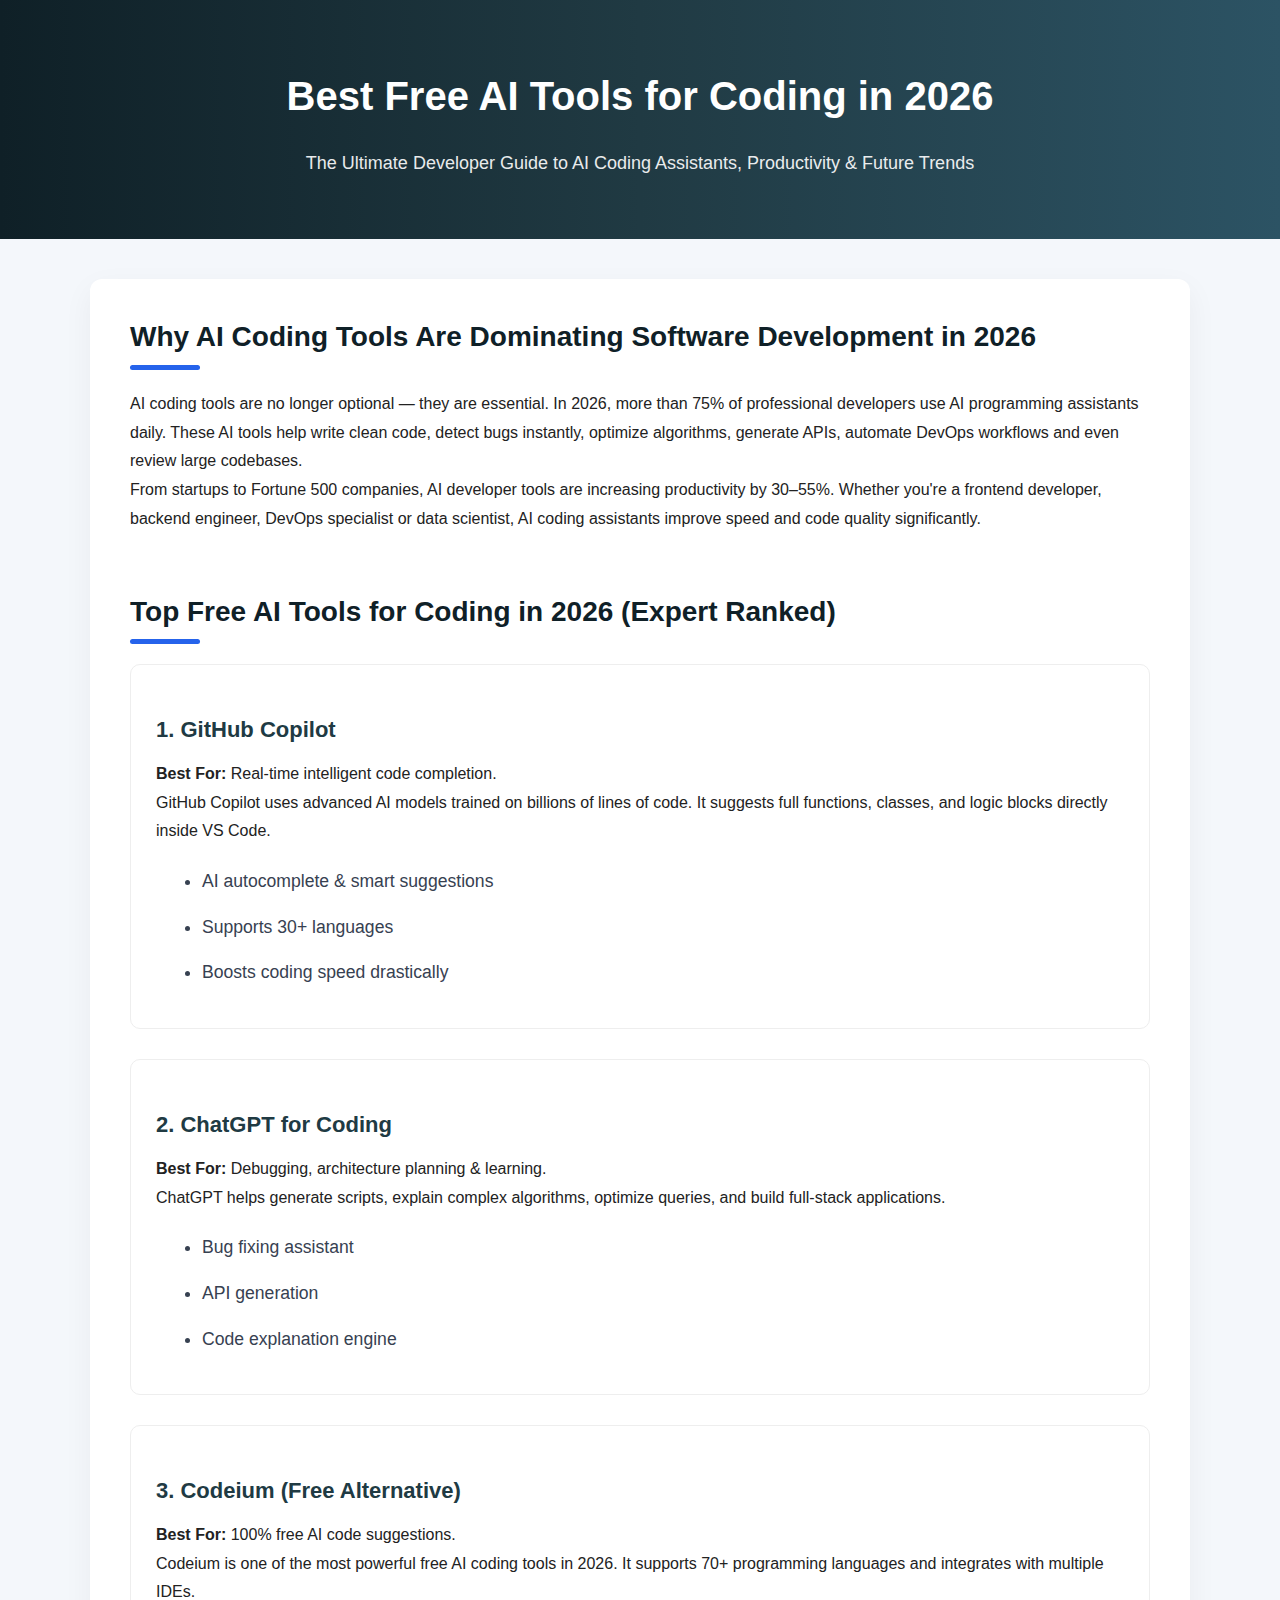
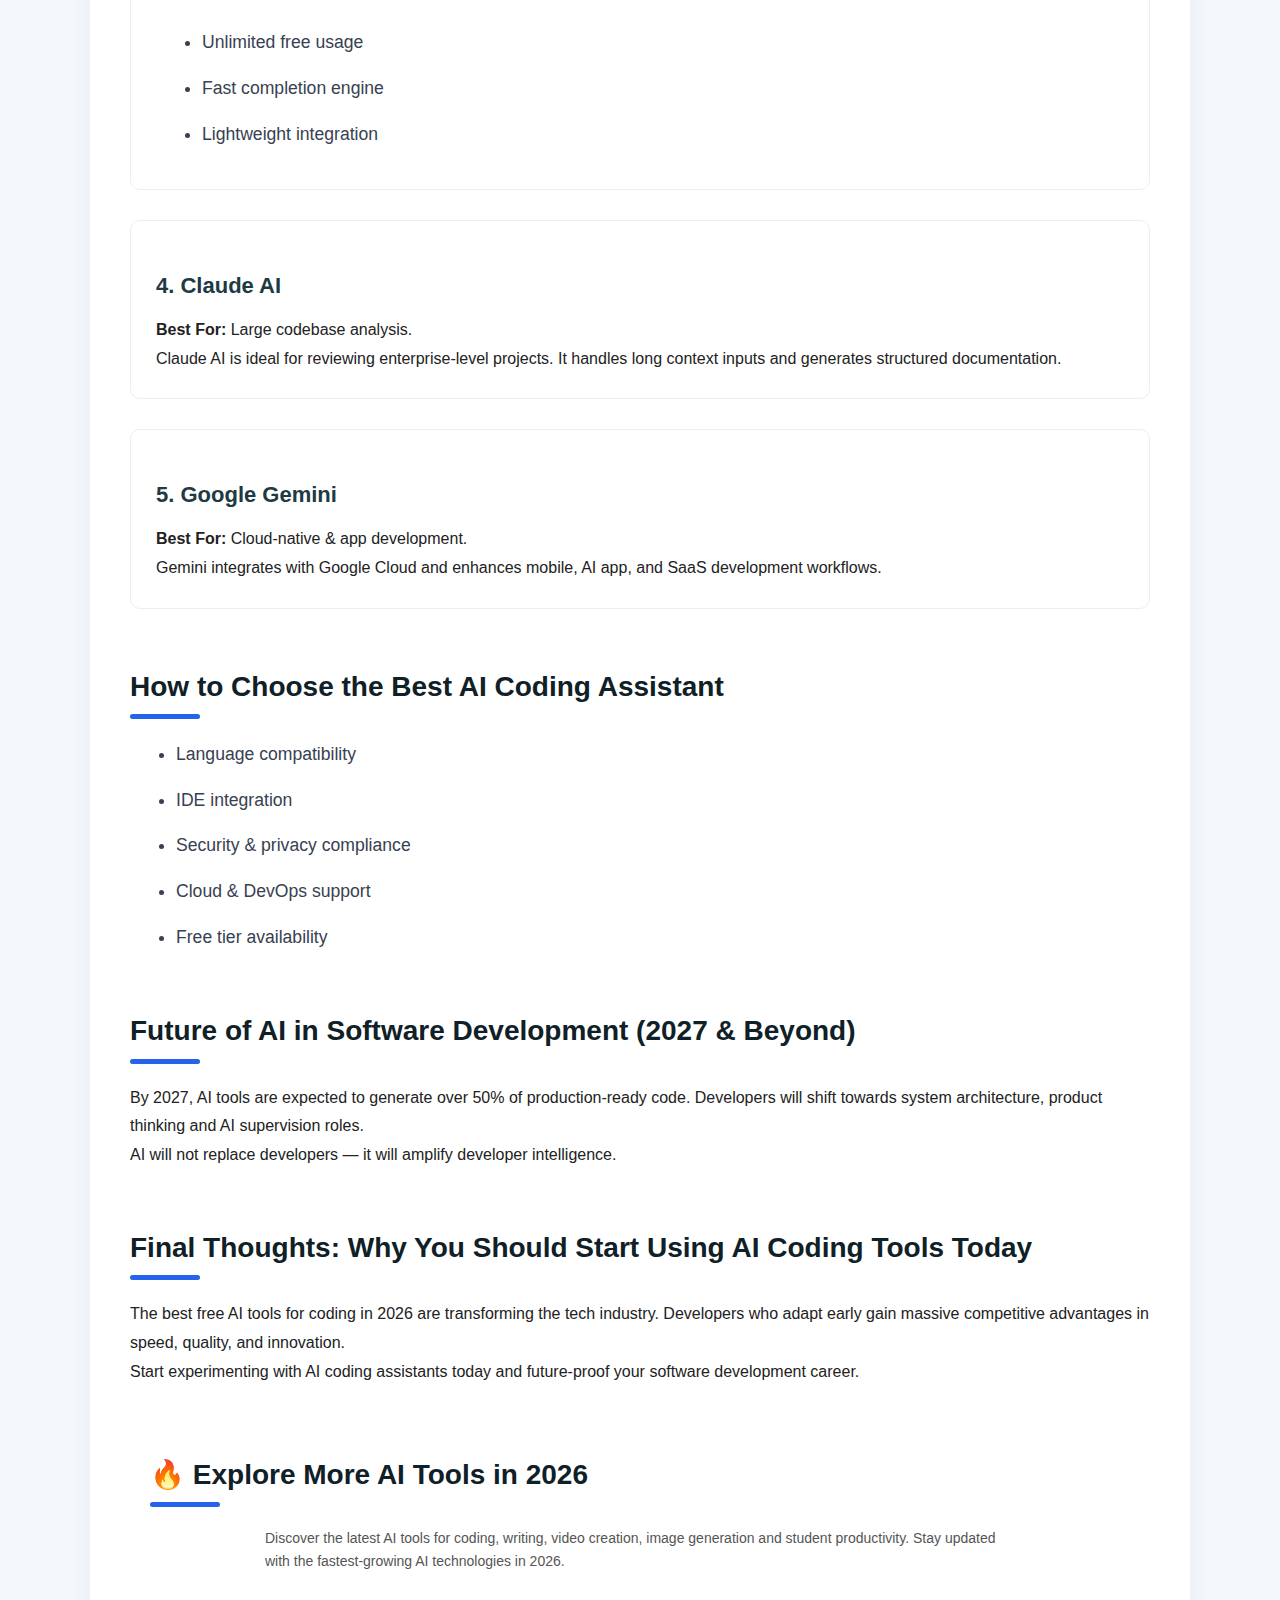
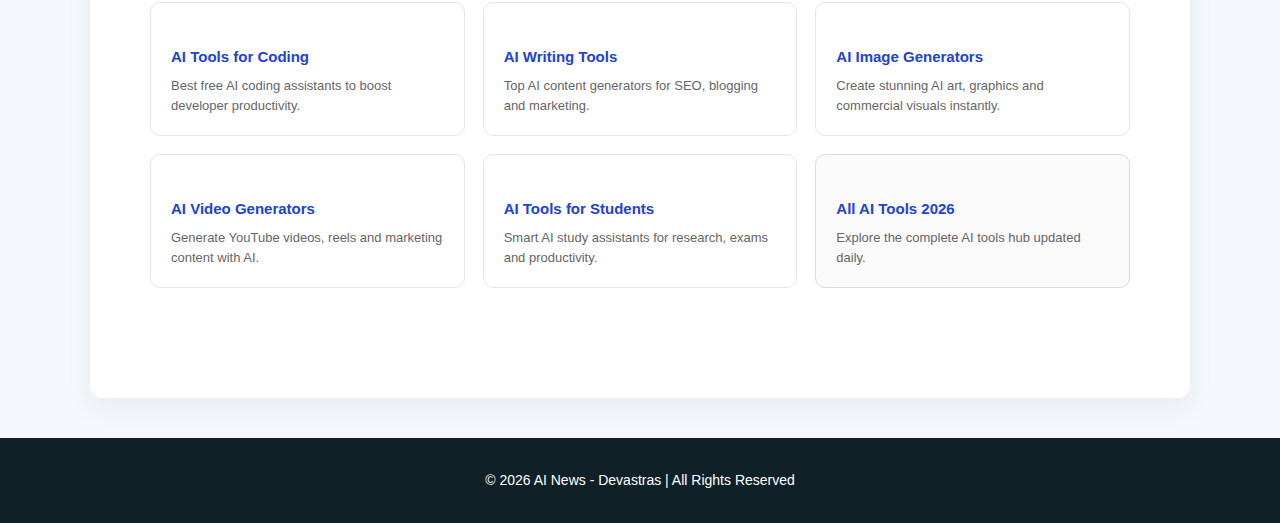
<file: free-ai-tools-for-coding.html>
<!DOCTYPE html>
<html lang="en">
<head>
<meta charset="UTF-8">
<meta http-equiv="X-UA-Compatible" content="IE=edge">
<meta name="viewport" content="width=device-width, initial-scale=1.0">

<!-- Primary SEO Title (High CTR + Keyword Dense) -->
<title>Best Free AI Tools for Coding in 2026 (Top AI Coding Assistants Ranked) | AI News</title>

<!-- Primary Meta Description (Optimized for CTR + Snippets) -->
<meta name="description" content="Looking for the best free AI tools for coding in 2026? Compare ChatGPT, GitHub Copilot, Codeium, Claude AI, Gemini and top AI programming assistants. Boost developer productivity with the latest AI coding tools.">

<!-- Expanded Keyword Targeting -->
<meta name="keywords" content="best AI tools 2026, free AI tools for coding, AI coding assistant free, ChatGPT for developers, GitHub Copilot alternative, AI programming tools 2026, AI developer tools, AI code generator free, top AI tools for programmers, future AI tools 2027">

<meta name="author" content="AI News - Devastras">
<meta name="robots" content="index, follow, max-image-preview:large, max-snippet:-1, max-video-preview:-1">
<meta name="googlebot" content="index, follow">

<!-- Canonical -->
<link rel="canonical" href="https://ainews.devastras.com/free-ai-tools-for-coding.html">

<!-- Favicon -->
<link rel="icon" type="image/png" href="/favicon.png">

<!-- CSS -->
<link rel="stylesheet" href="/styles/style.css">

<!-- Open Graph (Facebook, LinkedIn) -->
<meta property="og:type" content="article">
<meta property="og:title" content="Best Free AI Tools for Coding in 2026 – Top AI Programming Assistants">
<meta property="og:description" content="Explore the most powerful free AI coding tools in 2026. Compare ChatGPT, Copilot, Codeium, Claude and Gemini for developers.">
<meta property="og:url" content="https://ainews.devastras.com/free-ai-tools-for-coding.html">
<meta property="og:site_name" content="AI News">
<meta property="og:locale" content="en_US">

<!-- Twitter SEO -->
<meta name="twitter:card" content="summary_large_image">
<meta name="twitter:title" content="Best Free AI Coding Tools 2026 (Ranked)">
<meta name="twitter:description" content="Top AI coding assistants and free programming AI tools in 2026.">

<!-- Preconnect for Speed -->
<link rel="preconnect" href="https://fonts.googleapis.com">
<link rel="preconnect" href="https://fonts.gstatic.com" crossorigin>

<!-- =========================
     STRUCTURED DATA BLOCKS
========================== -->

<!-- Organization Schema -->
<script type="application/ld+json">
{
 "@context": "https://schema.org",
 "@type": "Organization",
 "name": "AI News",
 "url": "https://ainews.devastras.com",
 "logo": "https://ainews.devastras.com/logo.png"
}
</script>

<!-- Breadcrumb Schema -->
<script type="application/ld+json">
{
 "@context": "https://schema.org",
 "@type": "BreadcrumbList",
 "itemListElement": [{
   "@type": "ListItem",
   "position": 1,
   "name": "Home",
   "item": "https://ainews.devastras.com/index.html"
 },{
   "@type": "ListItem",
   "position": 2,
   "name": "AI Coding Tools",
   "item": "https://ainews.devastras.com/free-ai-tools-for-coding.html"
 }]
}
</script>

<!-- Article Schema -->
<script type="application/ld+json">
{
 "@context": "https://schema.org",
 "@type": "Article",
 "headline": "Best Free AI Tools for Coding in 2026",
 "description": "Ultimate comparison of free AI coding tools including ChatGPT, Copilot, Codeium, Claude and Gemini.",
 "author": {
   "@type": "Organization",
   "name": "AI News"
 },
 "publisher": {
   "@type": "Organization",
   "name": "AI News"
 },
 "mainEntityOfPage": {
   "@type": "WebPage",
   "@id": "https://ainews.devastras.com/free-ai-tools-for-coding.html"
 },
 "datePublished": "2026-01-01",
 "dateModified": "2026-02-27"
}
</script>

<!-- FAQ Schema (For Featured Snippets) -->
<script type="application/ld+json">
{
 "@context": "https://schema.org",
 "@type": "FAQPage",
 "mainEntity": [{
   "@type": "Question",
   "name": "What is the best free AI tool for coding in 2026?",
   "acceptedAnswer": {
     "@type": "Answer",
     "text": "ChatGPT, GitHub Copilot and Codeium are among the best free AI coding tools in 2026 for generating and debugging code."
   }
 },{
   "@type": "Question",
   "name": "Are AI coding tools replacing developers?",
   "acceptedAnswer": {
     "@type": "Answer",
     "text": "No. AI coding tools increase productivity but developers remain essential for architecture and problem solving."
   }
 }]
}
</script>

<style>
:root {
  --primary:#0f2027;
  --secondary:#203a43;
  --accent:#2c5364;
  --bg:#f4f7fb;
  --white:#ffffff;
  --text:#222;
}

* {
  margin:0;
  padding:0;
  box-sizing:border-box;
}

body {
  font-family: 'Segoe UI', Arial, sans-serif;
  background: var(--bg);
  color: var(--text);
  line-height:1.8;
}

header {
  background: linear-gradient(90deg,var(--primary),var(--secondary),var(--accent));
  color:var(--white);
  padding:60px 20px;
  text-align:center;
}

header h1 {
  font-size:40px;
  margin-bottom:15px;
}

header p {
  font-size:18px;
  opacity:0.9;
}

main {
  max-width:1100px;
  margin:40px auto;
  background:var(--white);
  padding:40px;
  border-radius:12px;
  box-shadow:0 10px 30px rgba(0,0,0,0.05);
}

section {
  margin-bottom:60px;
}

h2 {
  font-size:28px;
  margin-bottom:20px;
  color:var(--primary);
}

h3 {
  font-size:22px;
  margin:20px 0 10px;
  color:var(--secondary);
}

ul {
  margin-left:20px;
}

.tool-box {
  padding:25px;
  border:1px solid #eee;
  border-radius:10px;
  margin-bottom:30px;
  transition:0.3s ease;
}

.tool-box:hover {
  transform:translateY(-5px);
  box-shadow:0 10px 25px rgba(0,0,0,0.08);
}

footer {
  background:var(--primary);
  color:var(--white);
  text-align:center;
  padding:30px;
  font-size:14px;
}
</style>

</head>

<body>

<header>
<h1>Best Free AI Tools for Coding in 2026</h1>
<p>The Ultimate Developer Guide to AI Coding Assistants, Productivity & Future Trends</p>
</header>

<main>

<section>
<h2>Why AI Coding Tools Are Dominating Software Development in 2026</h2>
<p>
AI coding tools are no longer optional — they are essential. In 2026, more than 75% of professional developers use AI programming assistants daily. These AI tools help write clean code, detect bugs instantly, optimize algorithms, generate APIs, automate DevOps workflows and even review large codebases.
</p>
<p>
From startups to Fortune 500 companies, AI developer tools are increasing productivity by 30–55%. Whether you're a frontend developer, backend engineer, DevOps specialist or data scientist, AI coding assistants improve speed and code quality significantly.
</p>
</section>

<section>
<h2>Top Free AI Tools for Coding in 2026 (Expert Ranked)</h2>

<div class="tool-box">
<h3>1. GitHub Copilot</h3>
<p><strong>Best For:</strong> Real-time intelligent code completion.</p>
<p>
GitHub Copilot uses advanced AI models trained on billions of lines of code. It suggests full functions, classes, and logic blocks directly inside VS Code.
</p>
<ul>
<li>AI autocomplete & smart suggestions</li>
<li>Supports 30+ languages</li>
<li>Boosts coding speed drastically</li>
</ul>
</div>

<div class="tool-box">
<h3>2. ChatGPT for Coding</h3>
<p><strong>Best For:</strong> Debugging, architecture planning & learning.</p>
<p>
ChatGPT helps generate scripts, explain complex algorithms, optimize queries, and build full-stack applications.
</p>
<ul>
<li>Bug fixing assistant</li>
<li>API generation</li>
<li>Code explanation engine</li>
</ul>
</div>

<div class="tool-box">
<h3>3. Codeium (Free Alternative)</h3>
<p><strong>Best For:</strong> 100% free AI code suggestions.</p>
<p>
Codeium is one of the most powerful free AI coding tools in 2026. It supports 70+ programming languages and integrates with multiple IDEs.
</p>
<ul>
<li>Unlimited free usage</li>
<li>Fast completion engine</li>
<li>Lightweight integration</li>
</ul>
</div>

<div class="tool-box">
<h3>4. Claude AI</h3>
<p><strong>Best For:</strong> Large codebase analysis.</p>
<p>
Claude AI is ideal for reviewing enterprise-level projects. It handles long context inputs and generates structured documentation.
</p>
</div>

<div class="tool-box">
<h3>5. Google Gemini</h3>
<p><strong>Best For:</strong> Cloud-native & app development.</p>
<p>
Gemini integrates with Google Cloud and enhances mobile, AI app, and SaaS development workflows.
</p>
</div>

</section>

<section>
<h2>How to Choose the Best AI Coding Assistant</h2>
<ul>
<li>Language compatibility</li>
<li>IDE integration</li>
<li>Security & privacy compliance</li>
<li>Cloud & DevOps support</li>
<li>Free tier availability</li>
</ul>
</section>

<section>
<h2>Future of AI in Software Development (2027 & Beyond)</h2>
<p>
By 2027, AI tools are expected to generate over 50% of production-ready code. Developers will shift towards system architecture, product thinking and AI supervision roles.
</p>
<p>
AI will not replace developers — it will amplify developer intelligence.
</p>
</section>

<section>
<h2>Final Thoughts: Why You Should Start Using AI Coding Tools Today</h2>
<p>
The best free AI tools for coding in 2026 are transforming the tech industry. Developers who adapt early gain massive competitive advantages in speed, quality, and innovation.
</p>
<p>
Start experimenting with AI coding assistants today and future-proof your software development career.
</p>
</section>
<section class="quick-links">
  <div class="quick-links-container">
    <h2>🔥 Explore More AI Tools in 2026</h2>
    <p class="quick-desc">
      Discover the latest AI tools for coding, writing, video creation, image generation and student productivity.
      Stay updated with the fastest-growing AI technologies in 2026.
    </p>

    <div class="quick-grid">
      <a href="free-ai-tools-for-coding.html" class="quick-card">
        <h3>AI Tools for Coding</h3>
        <p>Best free AI coding assistants to boost developer productivity.</p>
      </a>

      <a href="free-ai-writing-tools.html" class="quick-card">
        <h3>AI Writing Tools</h3>
        <p>Top AI content generators for SEO, blogging and marketing.</p>
      </a>

      <a href="best-ai-image-generators.html" class="quick-card">
        <h3>AI Image Generators</h3>
        <p>Create stunning AI art, graphics and commercial visuals instantly.</p>
      </a>

      <a href="ai-video-generators-free.html" class="quick-card">
        <h3>AI Video Generators</h3>
        <p>Generate YouTube videos, reels and marketing content with AI.</p>
      </a>

      <a href="ai-tools-for-students.html" class="quick-card">
        <h3>AI Tools for Students</h3>
        <p>Smart AI study assistants for research, exams and productivity.</p>
      </a>

      <a href="index.html" class="quick-card highlight">
        <h3>All AI Tools 2026</h3>
        <p>Explore the complete AI tools hub updated daily.</p>
      </a>
    </div>
  </div>
</section>
</main>

<footer>
© 2026 AI News - Devastras | All Rights Reserved
</footer>

</body>
</html>
</file>
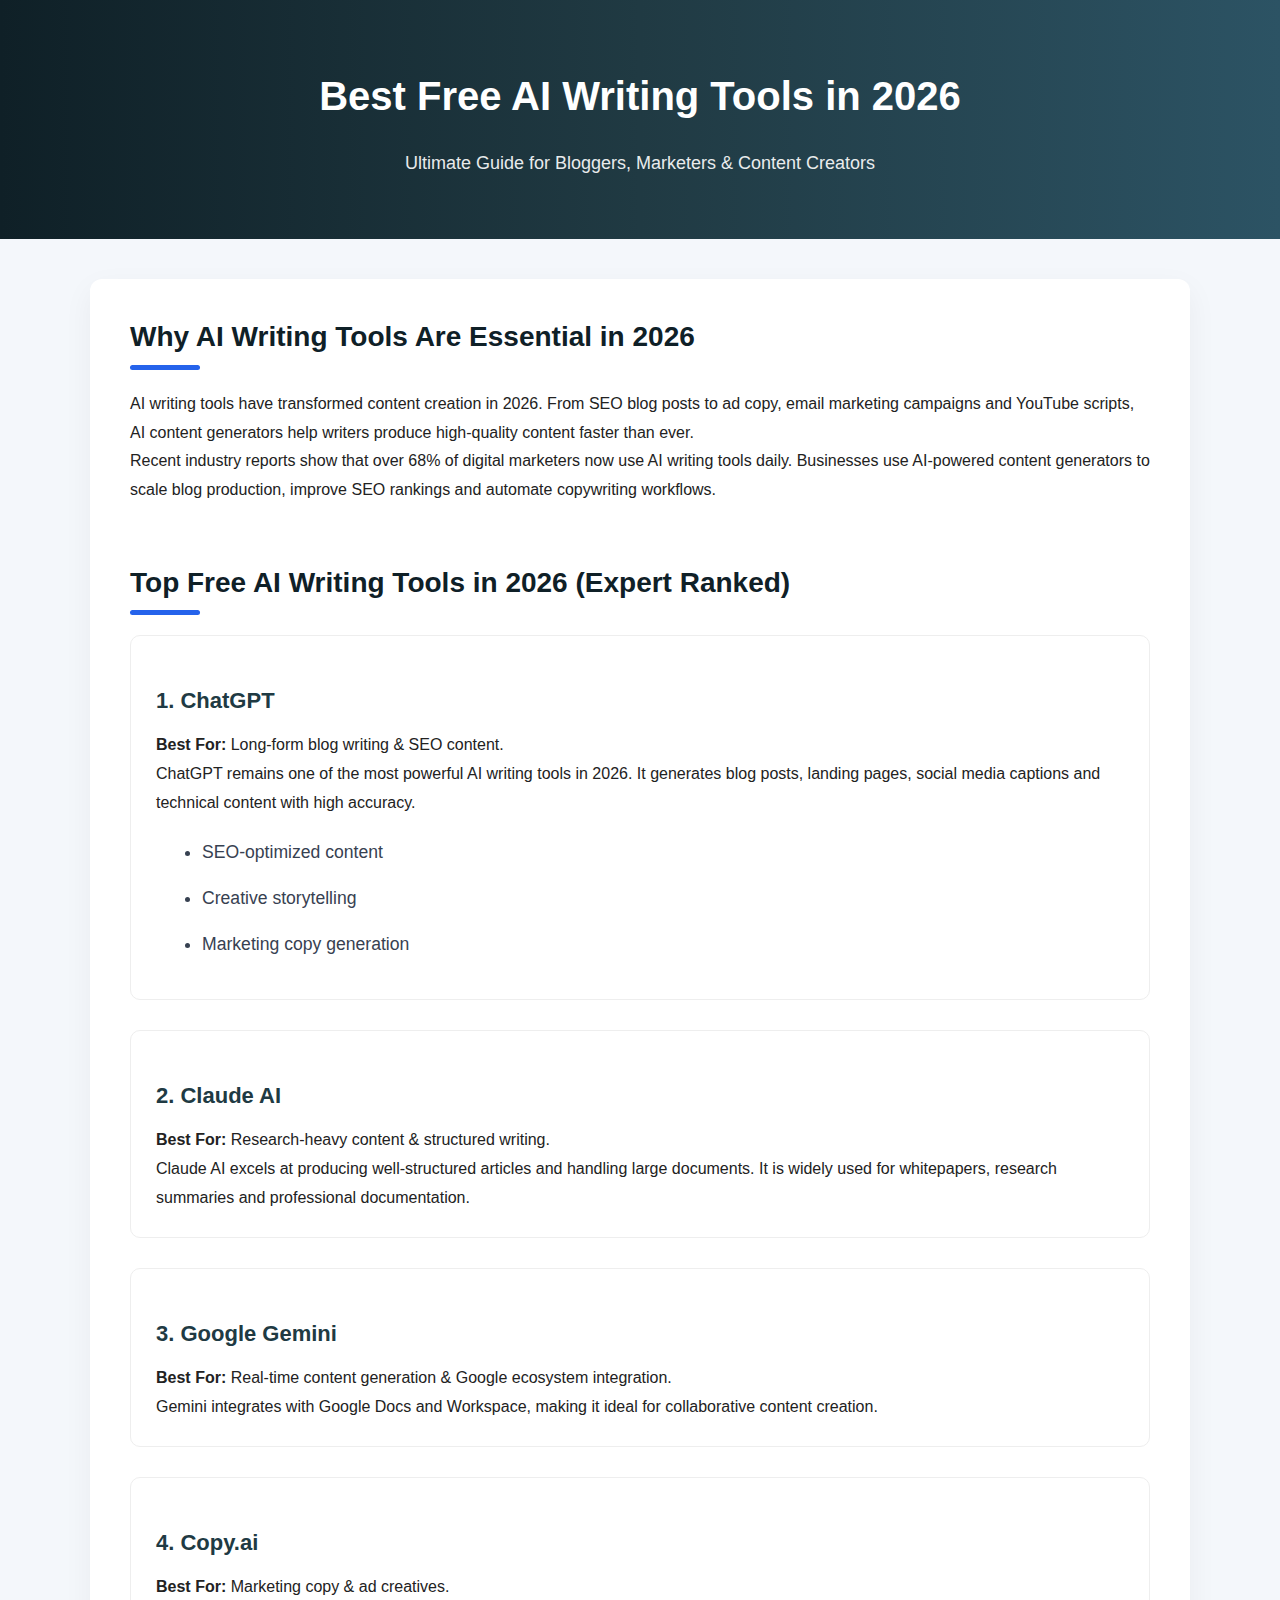
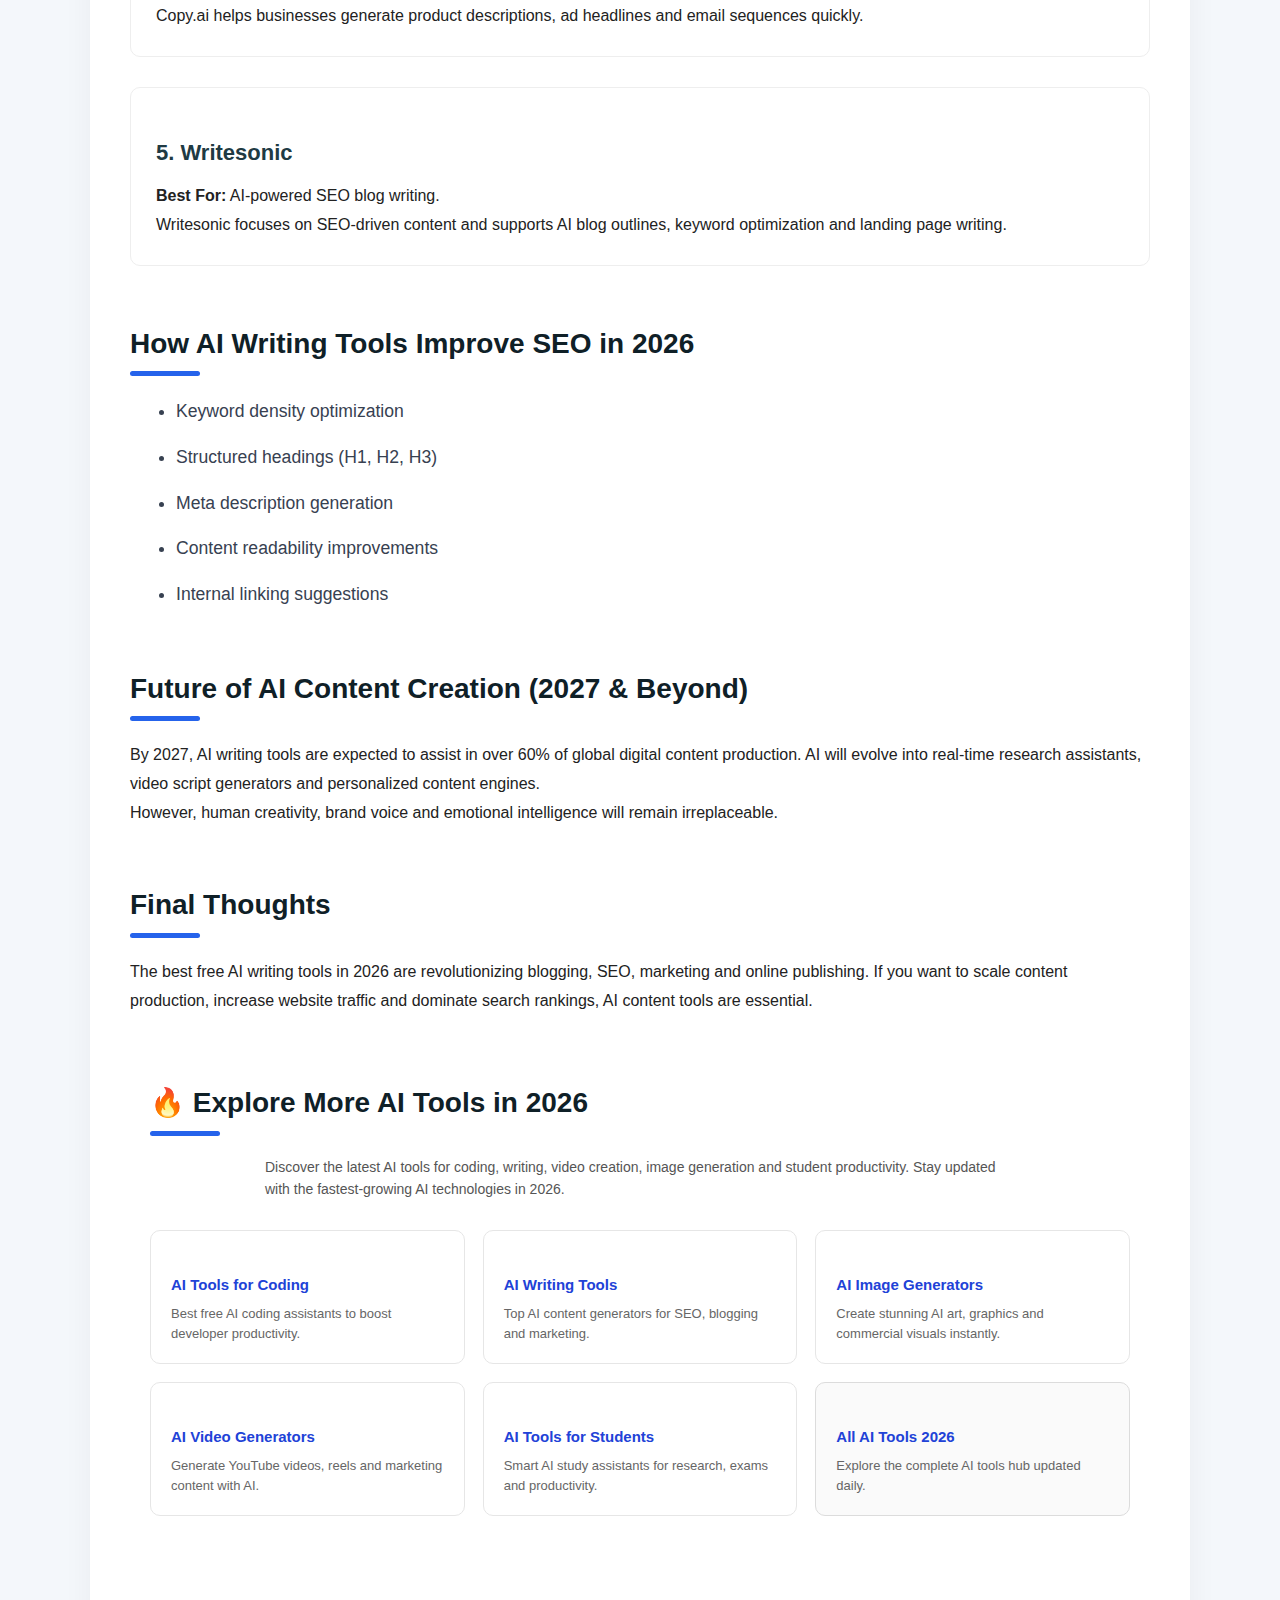
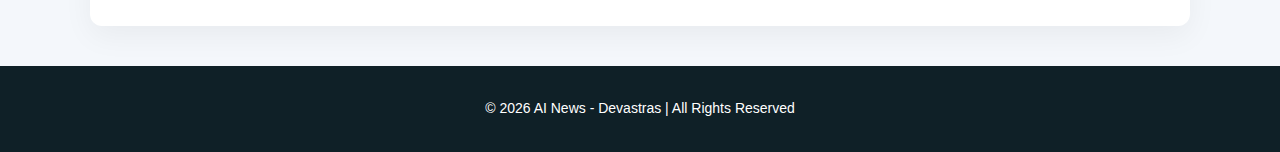
<file: free-ai-writing-tools.html>
<!DOCTYPE html>
<html lang="en">
<head>
<meta charset="UTF-8">
<meta http-equiv="X-UA-Compatible" content="IE=edge">
<meta name="viewport" content="width=device-width, initial-scale=1.0">

<!-- HIGH CTR SEO TITLE -->
<title>Best Free AI Writing Tools in 2026 (Top AI Content Generators Ranked) | AI News</title>

<!-- PRIMARY META DESCRIPTION -->
<meta name="description" content="Looking for the best free AI writing tools in 2026? Compare ChatGPT, Claude AI, Gemini, Copy.ai, Writesonic and top AI content generators. Boost SEO, blogging, copywriting and marketing with powerful AI tools.">

<!-- EXPANDED KEYWORD COVERAGE -->
<meta name="keywords" content="best AI writing tools 2026, free AI content generator, AI blog writer free, AI copywriting tools, ChatGPT for blogging, SEO AI writing tools, AI article generator 2026, AI tools for marketers, AI content marketing tools, future AI tools 2027">

<meta name="author" content="AI News">
<meta name="robots" content="index, follow, max-image-preview:large, max-snippet:-1, max-video-preview:-1">
<meta name="googlebot" content="index, follow">

<!-- CANONICAL -->
<link rel="canonical" href="https://ainews.devastras.com/free-ai-writing-tools.html">

<!-- FAVICON -->
<link rel="icon" type="image/png" href="/favicon.png">

<!-- CSS -->
<link rel="stylesheet" href="/styles/style.css">

<!-- OPEN GRAPH -->
<meta property="og:type" content="article">
<meta property="og:title" content="Best Free AI Writing Tools in 2026 – Top AI Content Generators">
<meta property="og:description" content="Explore the most powerful AI writing tools in 2026. Compare ChatGPT, Claude AI, Gemini and more for SEO and content marketing.">
<meta property="og:url" content="https://ainews.devastras.com/free-ai-writing-tools.html">
<meta property="og:site_name" content="AI News">
<meta property="og:locale" content="en_US">

<!-- TWITTER SEO -->
<meta name="twitter:card" content="summary_large_image">
<meta name="twitter:title" content="Best Free AI Writing Tools 2026 (Ranked)">
<meta name="twitter:description" content="Top AI content generators for blogging, SEO and copywriting in 2026.">

<!-- PERFORMANCE OPTIMIZATION -->
<link rel="preconnect" href="https://fonts.googleapis.com">
<link rel="preconnect" href="https://fonts.gstatic.com" crossorigin>

<!-- =========================
     STRUCTURED DATA
========================== -->

<!-- ORGANIZATION SCHEMA -->
<script type="application/ld+json">
{
 "@context": "https://schema.org",
 "@type": "Organization",
 "name": "AI News",
 "url": "https://ainews.devastras.com",
 "logo": "https://ainews.devastras.com/logo.png"
}
</script>

<!-- BREADCRUMB SCHEMA -->
<script type="application/ld+json">
{
 "@context": "https://schema.org",
 "@type": "BreadcrumbList",
 "itemListElement": [{
   "@type": "ListItem",
   "position": 1,
   "name": "Home",
   "item": "https://ainews.devastras.com/index.html"
 },{
   "@type": "ListItem",
   "position": 2,
   "name": "AI Writing Tools",
   "item": "https://ainews.devastras.com/free-ai-writing-tools.html"
 }]
}
</script>

<!-- ARTICLE SCHEMA -->
<script type="application/ld+json">
{
 "@context": "https://schema.org",
 "@type": "Article",
 "headline": "Best Free AI Writing Tools in 2026",
 "description": "Ultimate comparison of AI writing tools including ChatGPT, Claude AI, Gemini, Copy.ai and Writesonic.",
 "author": {
   "@type": "Organization",
   "name": "AI News"
 },
 "publisher": {
   "@type": "Organization",
   "name": "AI News"
 },
 "mainEntityOfPage": {
   "@type": "WebPage",
   "@id": "https://ainews.devastras.com/free-ai-writing-tools.html"
 },
 "datePublished": "2026-01-01",
 "dateModified": "2026-02-27"
}
</script>

<!-- FAQ SCHEMA (FEATURED SNIPPET TARGETING) -->
<script type="application/ld+json">
{
 "@context": "https://schema.org",
 "@type": "FAQPage",
 "mainEntity": [{
   "@type": "Question",
   "name": "What is the best free AI writing tool in 2026?",
   "acceptedAnswer": {
     "@type": "Answer",
     "text": "ChatGPT, Claude AI and Gemini are among the best free AI writing tools in 2026 for blogging, SEO and content marketing."
   }
 },{
   "@type": "Question",
   "name": "Can AI writing tools rank on Google?",
   "acceptedAnswer": {
     "@type": "Answer",
     "text": "Yes. AI writing tools can generate SEO-optimized content, but human editing and strategy improve rankings significantly."
   }
 },{
   "@type": "Question",
   "name": "Are AI content generators free?",
   "acceptedAnswer": {
     "@type": "Answer",
     "text": "Most AI writing tools offer free plans with limited usage and paid upgrades for advanced features."
   }
 }]
}
</script>


<style>
:root {
  --primary:#0f2027;
  --secondary:#203a43;
  --accent:#2c5364;
  --bg:#f4f7fb;
  --white:#ffffff;
  --text:#222;
}

*{margin:0;padding:0;box-sizing:border-box;}

body{
  font-family:'Segoe UI',Arial,sans-serif;
  background:var(--bg);
  color:var(--text);
  line-height:1.8;
}

header{
  background:linear-gradient(90deg,var(--primary),var(--secondary),var(--accent));
  color:var(--white);
  padding:60px 20px;
  text-align:center;
}

header h1{font-size:40px;margin-bottom:15px;}
header p{font-size:18px;opacity:0.9;}

main{
  max-width:1100px;
  margin:40px auto;
  background:var(--white);
  padding:40px;
  border-radius:12px;
  box-shadow:0 10px 30px rgba(0,0,0,0.05);
}

section{margin-bottom:60px;}

h2{
  font-size:28px;
  margin-bottom:20px;
  color:var(--primary);
}

h3{
  font-size:22px;
  margin:20px 0 10px;
  color:var(--secondary);
}

.tool-box{
  padding:25px;
  border:1px solid #eee;
  border-radius:10px;
  margin-bottom:30px;
  transition:0.3s ease;
}

.tool-box:hover{
  transform:translateY(-5px);
  box-shadow:0 10px 25px rgba(0,0,0,0.08);
}

ul{margin-left:20px;}

footer{
  background:var(--primary);
  color:var(--white);
  text-align:center;
  padding:30px;
  font-size:14px;
}
</style>

</head>

<body>

<header>
<h1>Best Free AI Writing Tools in 2026</h1>
<p>Ultimate Guide for Bloggers, Marketers & Content Creators</p>
</header>

<main>

<section>
<h2>Why AI Writing Tools Are Essential in 2026</h2>
<p>
AI writing tools have transformed content creation in 2026. From SEO blog posts to ad copy, email marketing campaigns and YouTube scripts, AI content generators help writers produce high-quality content faster than ever.
</p>
<p>
Recent industry reports show that over 68% of digital marketers now use AI writing tools daily. Businesses use AI-powered content generators to scale blog production, improve SEO rankings and automate copywriting workflows.
</p>
</section>

<section>
<h2>Top Free AI Writing Tools in 2026 (Expert Ranked)</h2>

<div class="tool-box">
<h3>1. ChatGPT</h3>
<p><strong>Best For:</strong> Long-form blog writing & SEO content.</p>
<p>
ChatGPT remains one of the most powerful AI writing tools in 2026. It generates blog posts, landing pages, social media captions and technical content with high accuracy.
</p>
<ul>
<li>SEO-optimized content</li>
<li>Creative storytelling</li>
<li>Marketing copy generation</li>
</ul>
</div>

<div class="tool-box">
<h3>2. Claude AI</h3>
<p><strong>Best For:</strong> Research-heavy content & structured writing.</p>
<p>
Claude AI excels at producing well-structured articles and handling large documents. It is widely used for whitepapers, research summaries and professional documentation.
</p>
</div>

<div class="tool-box">
<h3>3. Google Gemini</h3>
<p><strong>Best For:</strong> Real-time content generation & Google ecosystem integration.</p>
<p>
Gemini integrates with Google Docs and Workspace, making it ideal for collaborative content creation.
</p>
</div>

<div class="tool-box">
<h3>4. Copy.ai</h3>
<p><strong>Best For:</strong> Marketing copy & ad creatives.</p>
<p>
Copy.ai helps businesses generate product descriptions, ad headlines and email sequences quickly.
</p>
</div>

<div class="tool-box">
<h3>5. Writesonic</h3>
<p><strong>Best For:</strong> AI-powered SEO blog writing.</p>
<p>
Writesonic focuses on SEO-driven content and supports AI blog outlines, keyword optimization and landing page writing.
</p>
</div>

</section>

<section>
<h2>How AI Writing Tools Improve SEO in 2026</h2>
<ul>
<li>Keyword density optimization</li>
<li>Structured headings (H1, H2, H3)</li>
<li>Meta description generation</li>
<li>Content readability improvements</li>
<li>Internal linking suggestions</li>
</ul>
</section>

<section>
<h2>Future of AI Content Creation (2027 & Beyond)</h2>
<p>
By 2027, AI writing tools are expected to assist in over 60% of global digital content production. AI will evolve into real-time research assistants, video script generators and personalized content engines.
</p>
<p>
However, human creativity, brand voice and emotional intelligence will remain irreplaceable.
</p>
</section>

<section>
<h2>Final Thoughts</h2>
<p>
The best free AI writing tools in 2026 are revolutionizing blogging, SEO, marketing and online publishing. If you want to scale content production, increase website traffic and dominate search rankings, AI content tools are essential.
</p>
</section>
<section class="quick-links">
  <div class="quick-links-container">
    <h2>🔥 Explore More AI Tools in 2026</h2>
    <p class="quick-desc">
      Discover the latest AI tools for coding, writing, video creation, image generation and student productivity.
      Stay updated with the fastest-growing AI technologies in 2026.
    </p>

    <div class="quick-grid">
      <a href="free-ai-tools-for-coding.html" class="quick-card">
        <h3>AI Tools for Coding</h3>
        <p>Best free AI coding assistants to boost developer productivity.</p>
      </a>

      <a href="free-ai-writing-tools.html" class="quick-card">
        <h3>AI Writing Tools</h3>
        <p>Top AI content generators for SEO, blogging and marketing.</p>
      </a>

      <a href="best-ai-image-generators.html" class="quick-card">
        <h3>AI Image Generators</h3>
        <p>Create stunning AI art, graphics and commercial visuals instantly.</p>
      </a>

      <a href="ai-video-generators-free.html" class="quick-card">
        <h3>AI Video Generators</h3>
        <p>Generate YouTube videos, reels and marketing content with AI.</p>
      </a>

      <a href="ai-tools-for-students.html" class="quick-card">
        <h3>AI Tools for Students</h3>
        <p>Smart AI study assistants for research, exams and productivity.</p>
      </a>

      <a href="index.html" class="quick-card highlight">
        <h3>All AI Tools 2026</h3>
        <p>Explore the complete AI tools hub updated daily.</p>
      </a>
    </div>
  </div>
</section>
</main>

<footer>
© 2026 AI News - Devastras | All Rights Reserved
</footer>

</body>
</html>
</file>
<file: styles/style.css>
/* ================= GLOBAL STYLES ================= */
* {
  box-sizing: border-box;
}

body {
  margin: 0;
  font-family: 'Inter', -apple-system, BlinkMacSystemFont, 'Segoe UI', Roboto, sans-serif;
  background: linear-gradient(to bottom, #f8fafc, #eef2f7);
  color: #111827;
  line-height: 1.8;
  -webkit-font-smoothing: antialiased;
  text-rendering: optimizeLegibility;
}

.container {
  max-width: 1080px;
  margin: 0 auto;
  padding: 40px 24px;
}

/* ================= HEADER ================= */
.main-header {
  background: linear-gradient(135deg, #0f172a, #1e293b);
  color: #ffffff;
  padding: 20px 0px 10px;
  text-align: center;
  position: relative;
  overflow: hidden;
}

.main-header h1 {
  font-size: 3.2rem;
  font-weight: 800;
  margin: 0;
  letter-spacing: -1px;
  line-height: 1.2;
}

.main-header p {
  font-size: 1.25rem;
  margin-top: 20px;
  opacity: 0.85;
  max-width: 720px;
  margin-left: auto;
  margin-right: auto;
}

/* ================= SECTION HEADINGS ================= */
h2 {
  font-size: 2.2rem;
  font-weight: 800;
  color: #0f172a;
  position: relative;
  padding-bottom: 14px;
  line-height: 1.3;
}

h2::after {
  content: "";
  position: absolute;
  bottom: 0;
  left: 0;
  width: 70px;
  height: 5px;
  background: #2563eb;
  border-radius: 6px;
}

/* ================= INTRO SECTION ================= */
.section-intro {
  background: #ffffff;
  padding: 50px;
  border-radius: 20px;
  box-shadow: 0 25px 60px rgba(0, 0, 0, 0.06);
  margin-bottom: 80px;
  transition: all 0.35s ease;
}

.section-intro:hover {
  transform: translateY(-4px);
  box-shadow: 0 30px 80px rgba(0, 0, 0, 0.08);
}

.section-intro h2 {
  font-size: 2.4rem;
}

.section-intro p {
  font-size: 1.15rem;
  color: #374151;
  margin-bottom: 22px;
}

.section-intro em {
  color: #2563eb;
  font-style: normal;
  font-weight: 600;
}

.section-intro strong {
  color: #111827;
  font-weight: 700;
}

/* ================= HIGHLIGHT BOX ================= */
.highlight-box {
  background: linear-gradient(135deg, #2563eb, #1d4ed8);
  color: #ffffff;
  padding: 26px;
  border-radius: 16px;
  margin-top: 30px;
  font-size: 1.1rem;
  box-shadow: 0 20px 45px rgba(37, 99, 235, 0.35);
}

/* ================= LIST STYLING ================= */
ul {
  padding-left: 26px;
  margin-top: 20px;
}

ul li {
  margin-bottom: 14px;
  font-size: 1.1rem;
  color: #374151;
}

/* ================= TOOL LIST ================= */
.tool-list {
  margin-top: 50px;
}

.tool-item {
  background: #ffffff;
  border-radius: 18px;
  padding: 32px;
  margin-bottom: 32px;
  box-shadow: 0 18px 50px rgba(0, 0, 0, 0.06);
  border: 1px solid #e5e7eb;
  transition: all 0.3s ease;
}

.tool-item:hover {
  transform: translateY(-6px);
  box-shadow: 0 25px 70px rgba(0, 0, 0, 0.1);
}

.tool-item h3 {
  margin-top: 0;
  color: #2563eb;
  font-size: 1.6rem;
  font-weight: 700;
}

.tool-item p {
  margin: 16px 0;
  color: #4b5563;
  font-size: 1.1rem;
}

.tool-item a {
  display: inline-block;
  margin-top: 14px;
  background: linear-gradient(135deg, #2563eb, #1d4ed8);
  color: #ffffff;
  text-decoration: none;
  padding: 12px 22px;
  border-radius: 10px;
  font-weight: 700;
  transition: all 0.3s ease;
}

.tool-item a:hover {
  transform: translateY(-3px);
  box-shadow: 0 12px 30px rgba(37, 99, 235, 0.4);
}

/* ================= FOOTER ================= */
.footer {
  background: #0f172a;
  color: #ffffff;
  text-align: center;
  margin-top: 100px;
  font-size: 1rem;
  border-top: 1px solid rgba(255, 255, 255, 0.05);
}

/* ================= RESPONSIVE DESIGN ================= */
@media (max-width: 992px) {
  .container {
    padding: 30px 20px;
  }

  .main-header h1 {
    font-size: 2.6rem;
  }

  h2 {
    font-size: 1.9rem;
  }

  .section-intro {
    padding: 35px;
  }

  .tool-item {
    padding: 25px;
  }
}

@media (max-width: 600px) {
  .main-header {
    padding: 70px 15px 60px;
  }

  .main-header h1 {
    font-size: 2.1rem;
  }

  .main-header p {
    font-size: 1rem;
  }

  .section-intro {
    padding: 28px;
  }

  .section-intro h2 {
    font-size: 1.8rem;
  }

  h2 {
    font-size: 1.6rem;
  }

  .tool-item {
    padding: 22px;
  }

  .tool-item h3 {
    font-size: 1.3rem;
  }

  .tool-item p {
    font-size: 1rem;
  }

  ul li {
    font-size: 1rem;
  }
}

/* ===== Quick Links Clean White Version ===== */

.quick-links {            /* Pure white */
  padding: 10px 20px;
}

.quick-links-container {
  max-width: 1100px;
  margin: 0 auto;
}

/* Heading */
/* Description */
.quick-desc {
  font-size: 14px;
  color: #555;
  max-width: 750px;
  margin: 0 auto 30px auto;
  line-height: 1.6;
}

/* Grid */
.quick-grid {
  display: grid;
  grid-template-columns: repeat(auto-fit, minmax(240px, 1fr));
  gap: 18px;
  margin-top: 20px;
}

/* Cards */
.quick-card {
  background: #ffffff;
  padding: 20px;
  border-radius: 10px;
  text-align: left;
  text-decoration: none;
  border: 1px solid #e6e6e6;
  transition: all 0.25s ease;
}

/* Card Title */
.quick-card h3 {
  font-size: 15px;
  font-weight: 800;
  color: #2142d7;
  margin-bottom: 6px;
}

/* Card Text */
.quick-card p {
  font-size: 13px;
  color: #666;
  margin: 0;
  line-height: 1.5;
}

/* Hover Effect (Clean + Professional) */
.quick-card:hover {
  border-color: #d0d0d0;
  transform: translateY(-3px);
  box-shadow: 0 6px 18px rgba(0,0,0,0.05);
}

/* Highlight Card */
.quick-card.highlight {
  border: 1px solid #dcdcdc;
  background: #fafafa;
}

/* Remove unwanted decorative line */
.quick-links::before {
  display: none;
}
</file>
